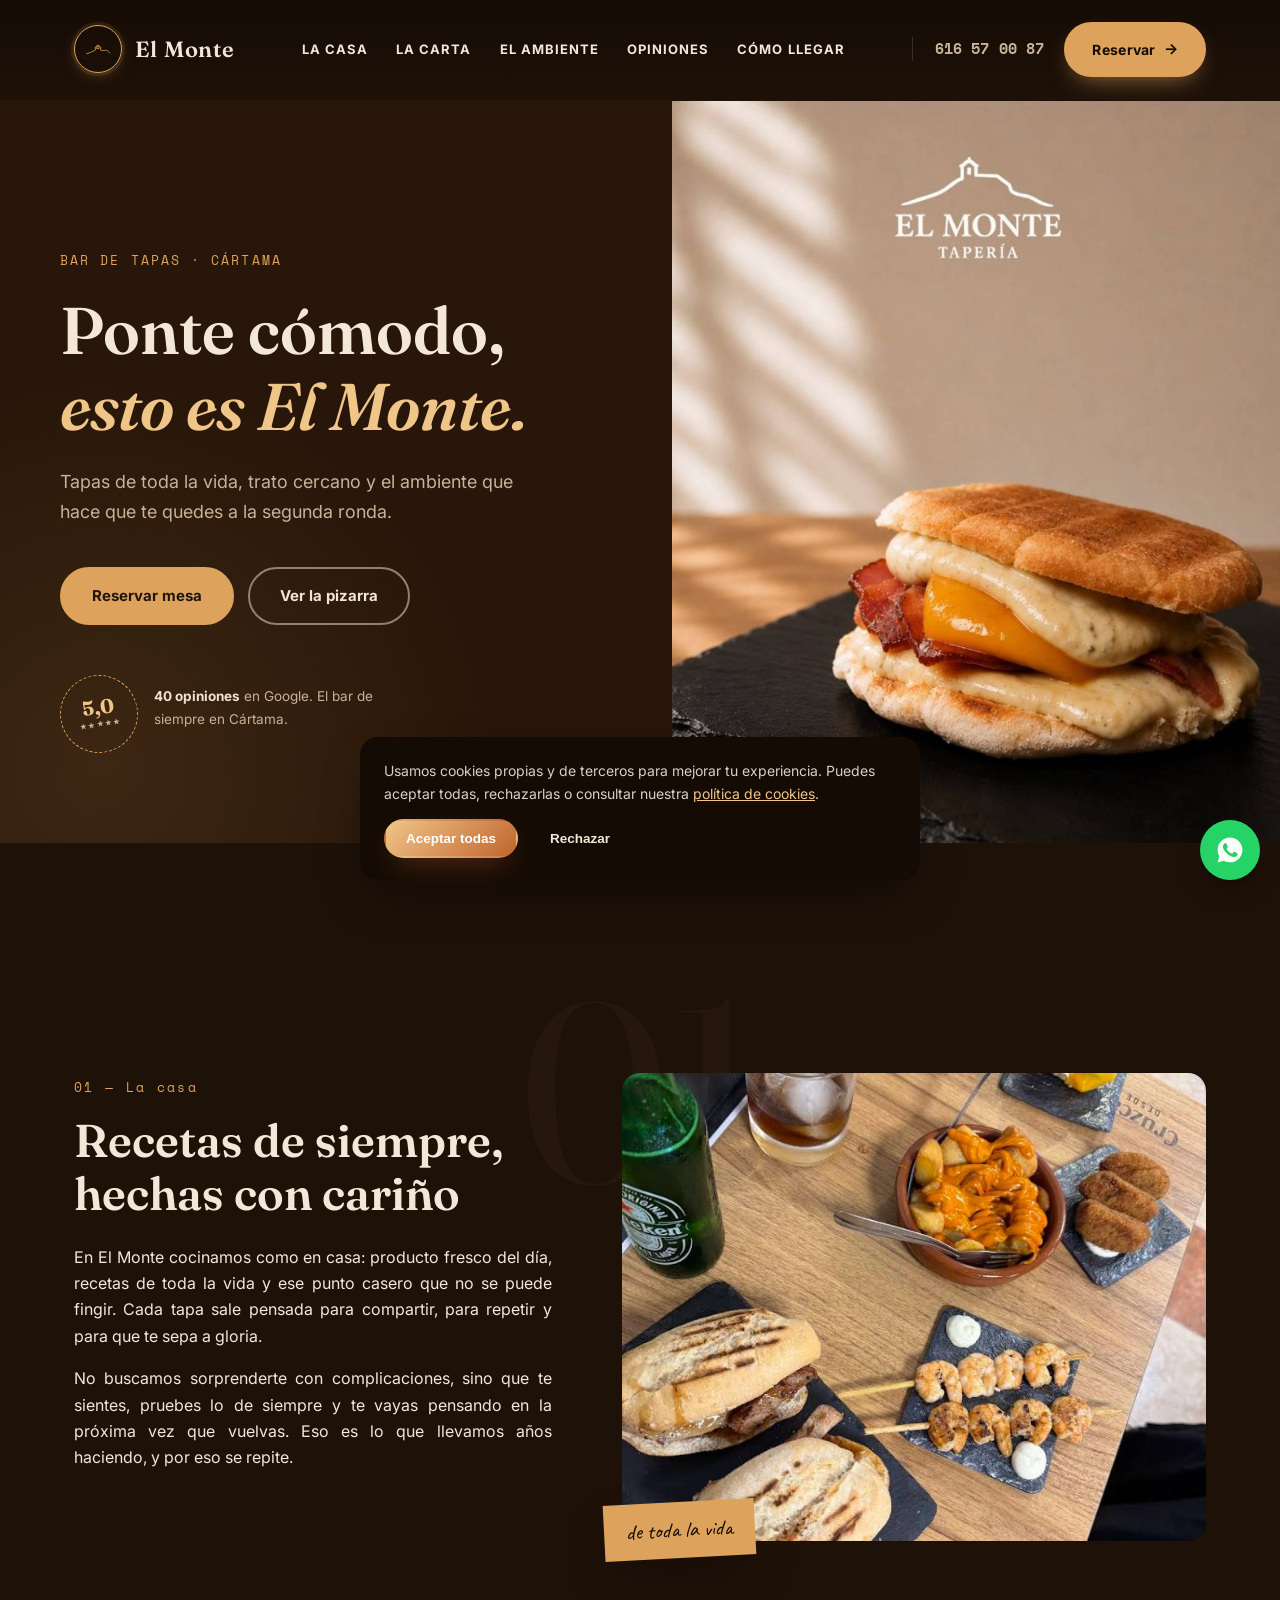
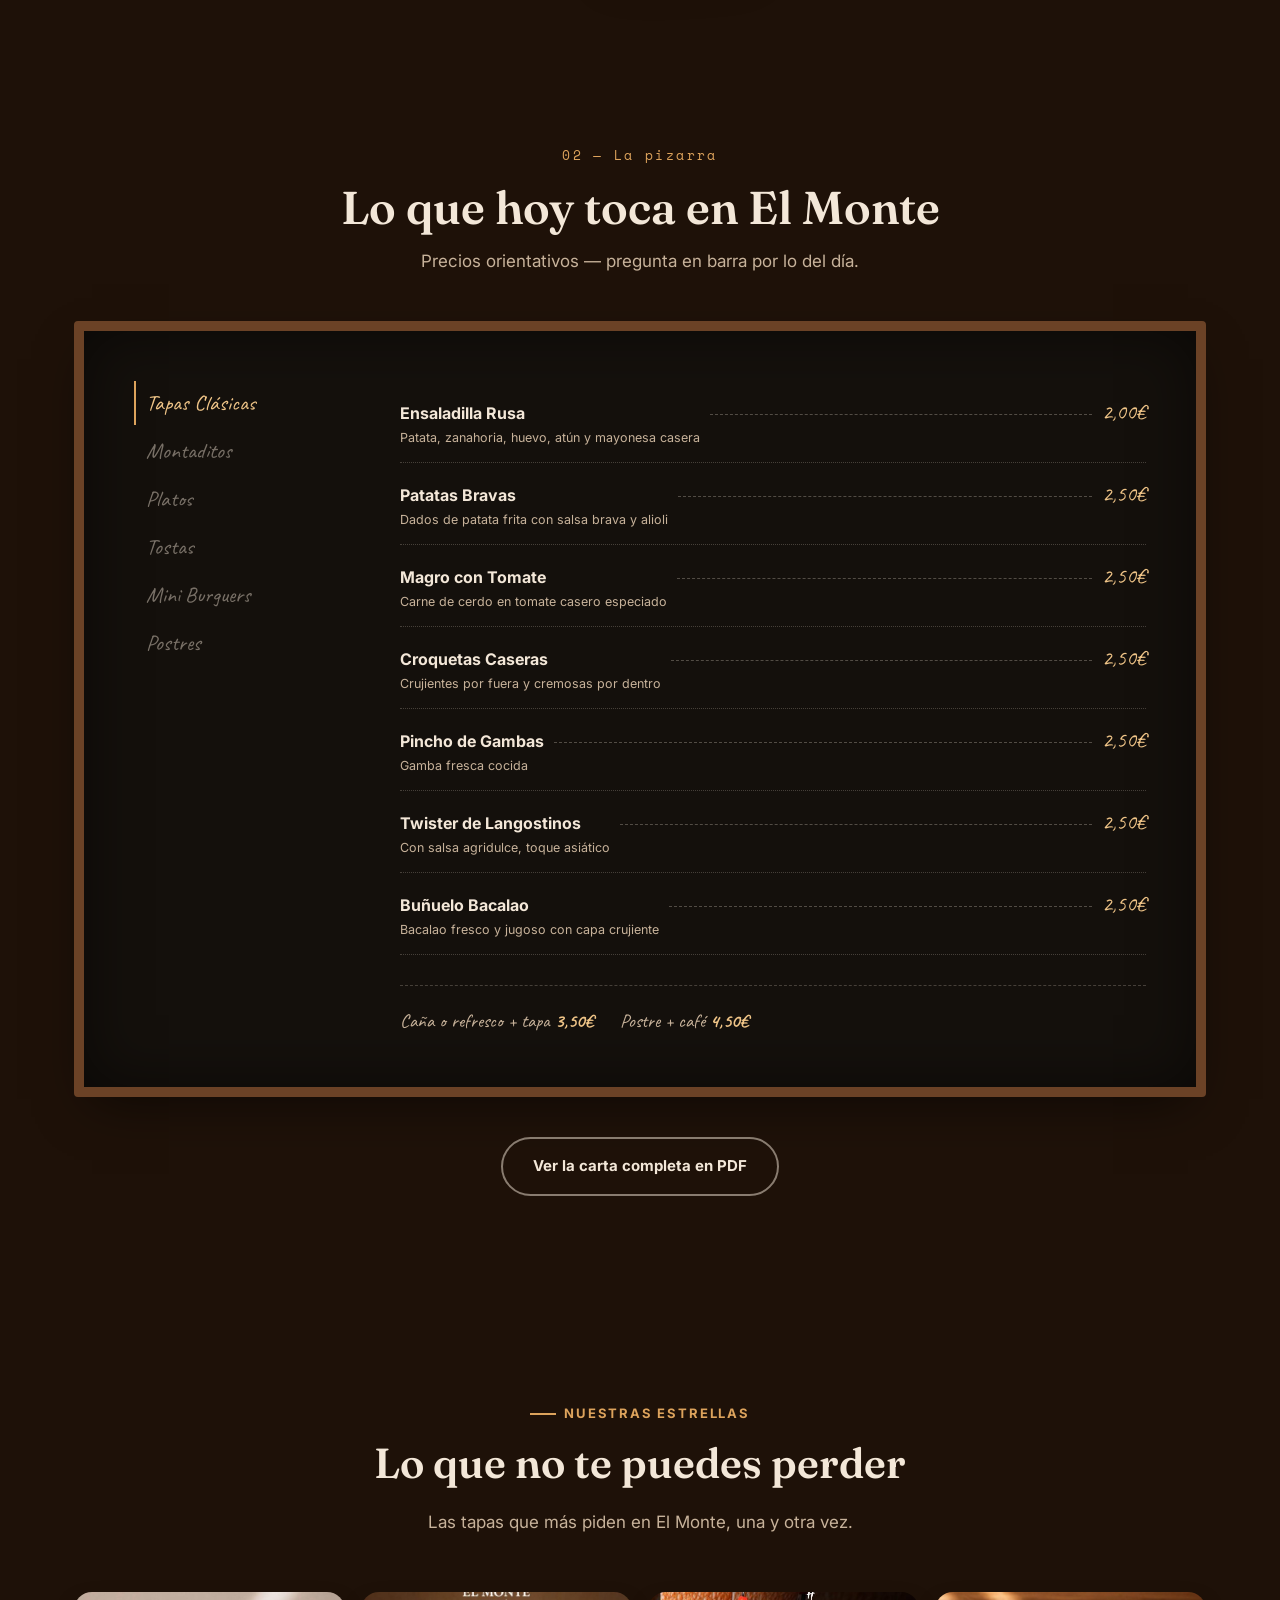
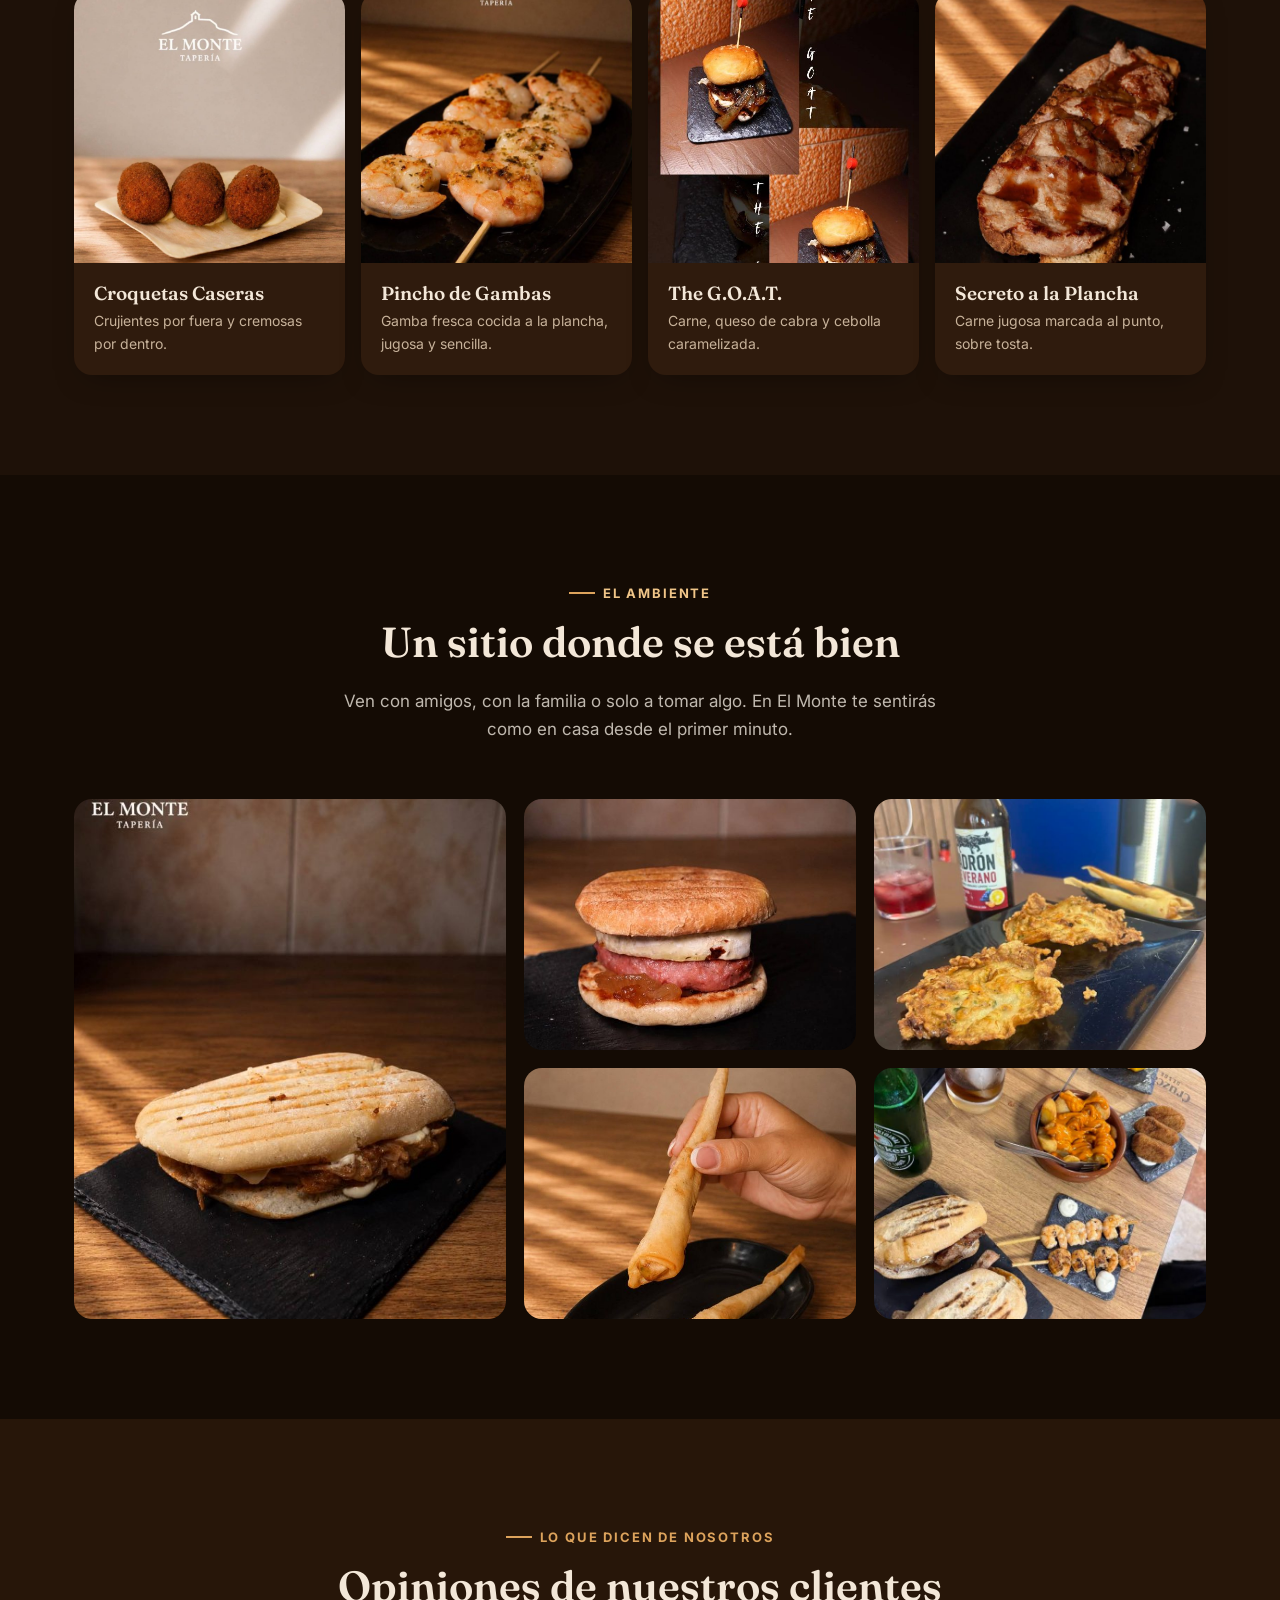
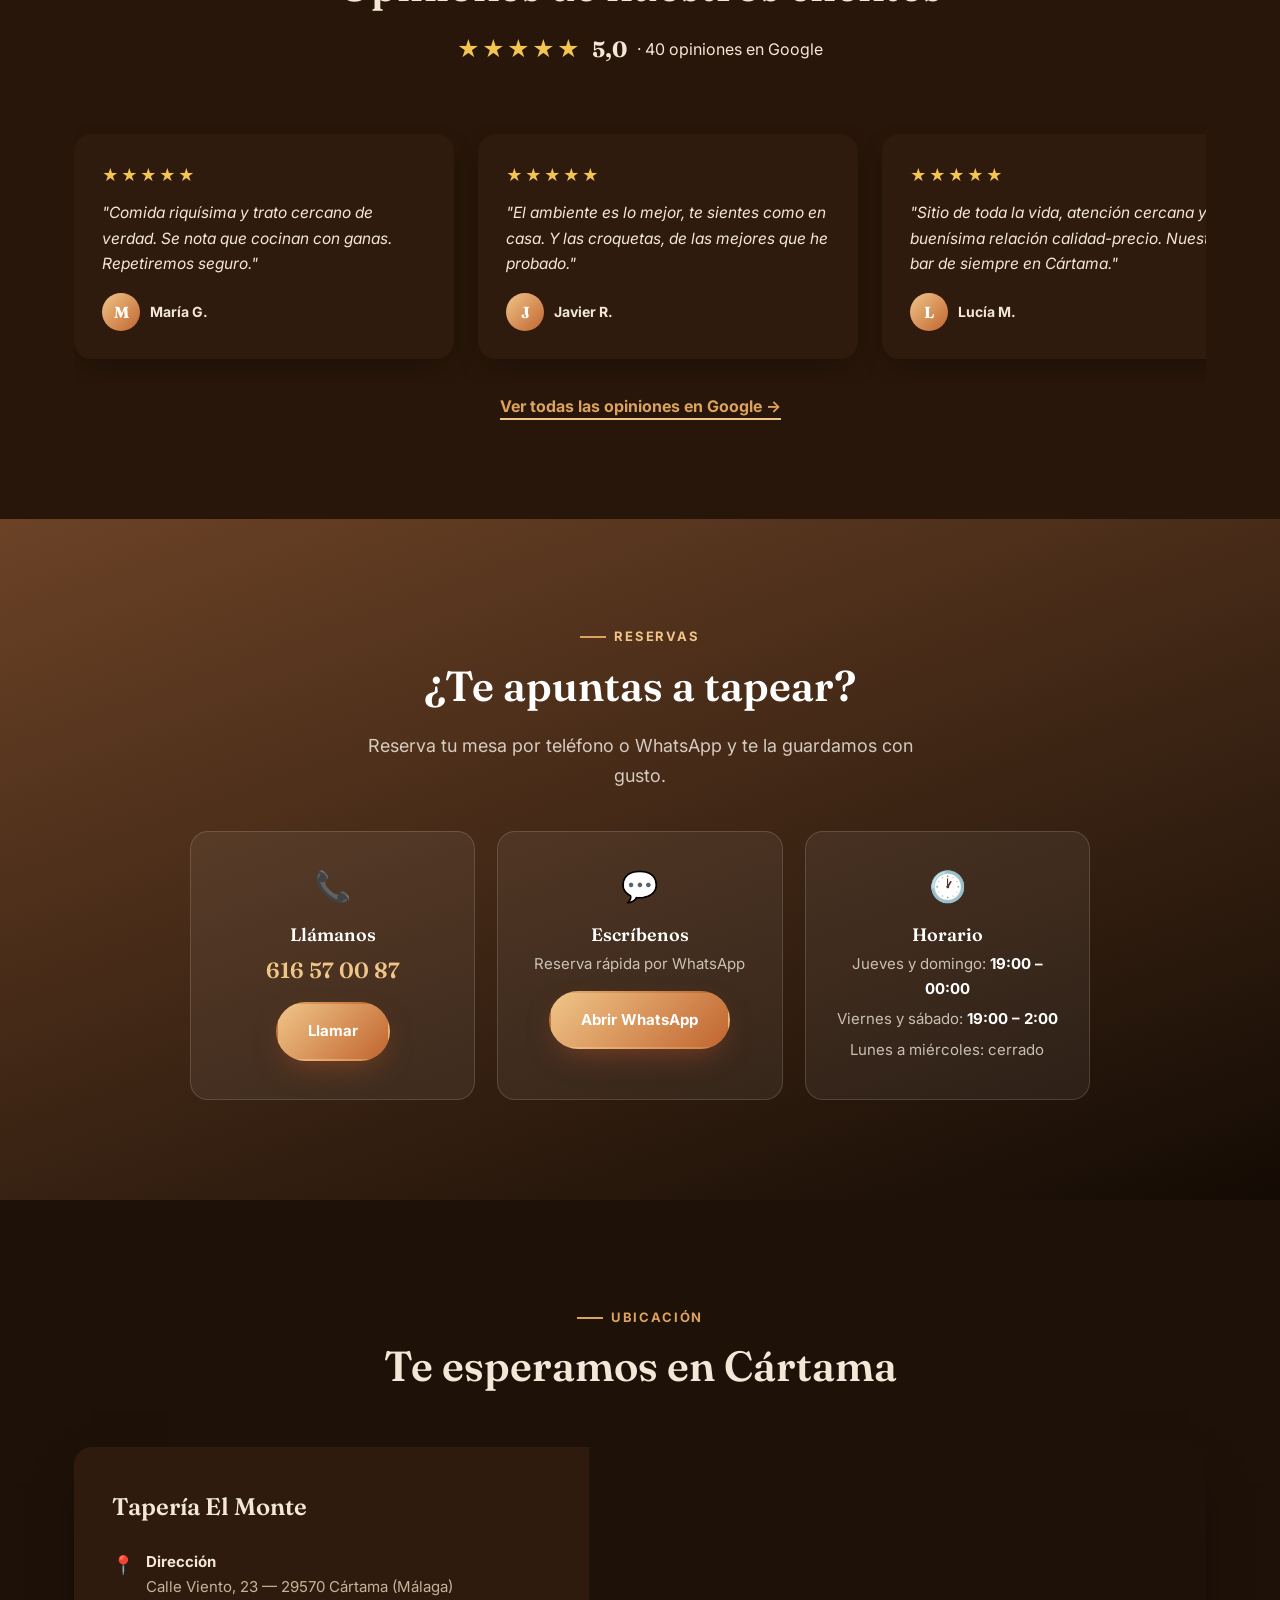
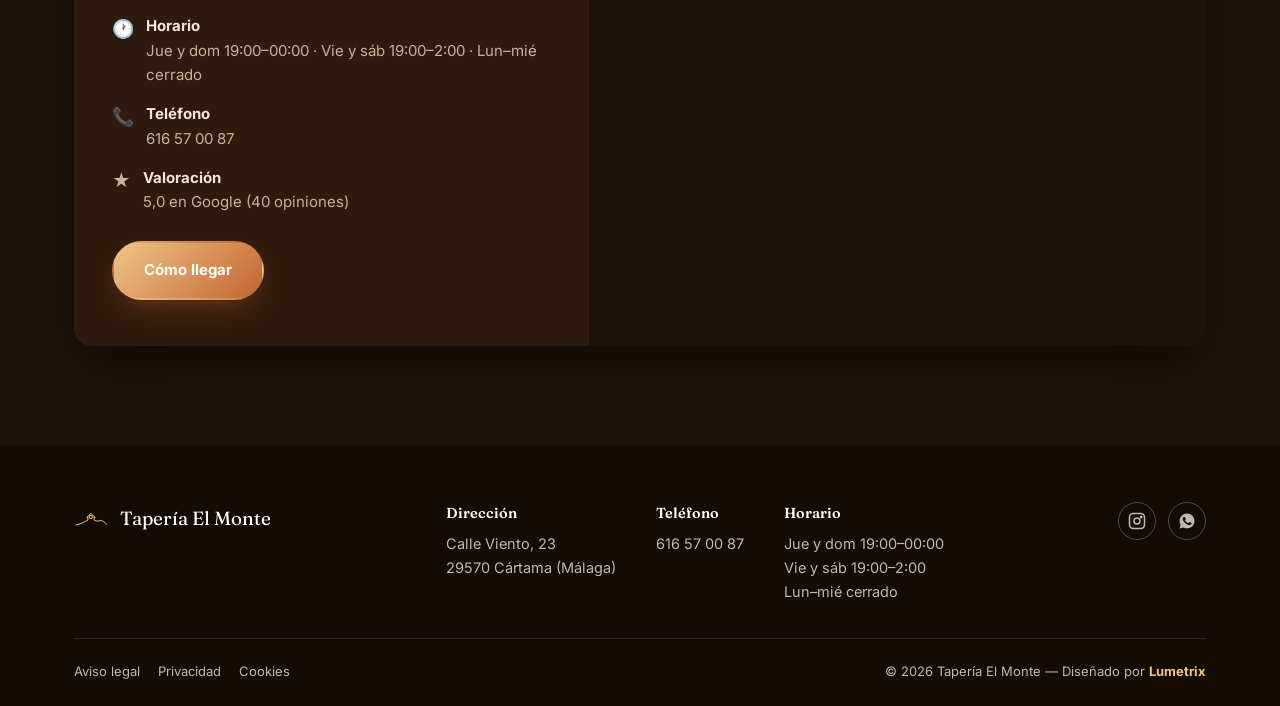
<file: index.html>
<!DOCTYPE html>
<html lang="es">
<head>
<meta charset="UTF-8">
<meta name="viewport" content="width=device-width, initial-scale=1, viewport-fit=cover">
<title>Tapería El Monte — Bar de Tapas en Cártama (Málaga)</title>
<meta name="description" content="Tapería El Monte, tu bar de tapas en Cártama (Málaga). Tapas y raciones caseras, ambiente cercano y familiar. 5,0★ en Google. Calle Viento, 23. Reserva por WhatsApp.">
<meta name="keywords" content="tapas en Cártama, bar de tapas Cártama, dónde tapear en Cártama, tapería Málaga, raciones Cártama">
<link rel="canonical" href="https://tuweb.example/">

<!-- Open Graph -->
<meta property="og:type" content="restaurant.restaurant">
<meta property="og:title" content="Tapería El Monte — Bar de Tapas en Cártama (Málaga)">
<meta property="og:description" content="Ponte cómodo. Buenas tapas y mejor ambiente, en El Monte. 5,0★ en Google (40 opiniones). Calle Viento, 23, Cártama.">
<meta property="og:image" content="img/hero-bocadillo-bacon-queso.jpg">
<meta property="og:locale" content="es_ES">
<meta property="og:url" content="https://tuweb.example/">
<meta name="twitter:card" content="summary_large_image">

<link rel="icon" href="img/favicon.svg" type="image/svg+xml">
<link rel="apple-touch-icon" href="img/favicon.svg">

<link rel="preconnect" href="https://fonts.googleapis.com">
<link rel="preconnect" href="https://fonts.gstatic.com" crossorigin>
<link href="https://fonts.googleapis.com/css2?family=Fraunces:ital,opsz,wght@0,9..144,500;0,9..144,600;1,9..144,500&family=Caveat:wght@600;700&family=Space+Mono:wght@400;700&family=Inter:wght@400;500;600;700;800&display=swap" rel="stylesheet">

<link rel="stylesheet" href="css/style.css">

<script type="application/ld+json">
{
  "@context": "https://schema.org",
  "@type": "BarOrPub",
  "name": "Tapería El Monte",
  "image": "img/hero-bocadillo-bacon-queso.jpg",
  "@id": "https://tuweb.example/",
  "url": "https://tuweb.example/",
  "telephone": "+34616570087",
  "servesCuisine": "Tapas españolas",
  "priceRange": "€€",
  "address": {
    "@type": "PostalAddress",
    "streetAddress": "Calle Viento, 23",
    "addressLocality": "Cártama",
    "postalCode": "29570",
    "addressRegion": "Málaga",
    "addressCountry": "ES"
  },
  "geo": {
    "@type": "GeoCoordinates",
    "latitude": 36.7167,
    "longitude": -4.6167
  },
  "openingHoursSpecification": [
    {
      "@type": "OpeningHoursSpecification",
      "dayOfWeek": ["Thursday","Sunday"],
      "opens": "19:00",
      "closes": "00:00"
    },
    {
      "@type": "OpeningHoursSpecification",
      "dayOfWeek": ["Friday","Saturday"],
      "opens": "19:00",
      "closes": "02:00"
    }
  ],
  "aggregateRating": {
    "@type": "AggregateRating",
    "ratingValue": "5.0",
    "reviewCount": "40"
  }
}
</script>
</head>
<body>

<!-- ============ TOPBAR ============ -->
<header class="topbar">
  <div class="container topbar-row">
    <a href="#inicio" class="topbar-brand">
      <span class="stamp">
        <svg viewBox="0 0 240 130" fill="none" stroke="currentColor" stroke-width="7" stroke-linecap="round" stroke-linejoin="round"><path d="M14 108 Q56 100 98 73 L98 54 L90 54 L120 26 L150 54 L142 54 L142 73 Q160 84 178 78 Q198 72 210 84 Q222 94 232 104"/><rect x="111" y="41" width="18" height="19"/></svg>
      </span>
      <span class="topbar-word">El Monte</span>
    </a>
    <nav class="nav-links">
      <a href="#casa">La casa</a>
      <a href="#carta">La carta</a>
      <a href="#ambiente">El ambiente</a>
      <a href="#opiniones">Opiniones</a>
      <a href="#ubicacion">Cómo llegar</a>
    </nav>
    <div class="topbar-actions">
      <a href="tel:+34616570087" class="phone-mini">616 57 00 87</a>
      <a href="https://wa.me/34616570087?text=Hola%2C%20quiero%20reservar%20mesa%20en%20Tapería%20El%20Monte" target="_blank" rel="noopener" class="btn btn-gold">Reservar</a>
      <button class="menu-btn" aria-label="Abrir menú"><span class="bars"><span></span><span></span><span></span></span></button>
    </div>
  </div>
</header>

<!-- ============ NAV OVERLAY (solo móvil) ============ -->
<div class="nav-overlay">
  <svg class="nav-overlay-watermark" viewBox="0 0 240 130" fill="none" stroke="currentColor" stroke-width="7" stroke-linecap="round" stroke-linejoin="round"><path d="M14 108 Q56 100 98 73 L98 54 L90 54 L120 26 L150 54 L142 54 L142 73 Q160 84 178 78 Q198 72 210 84 Q222 94 232 104"/><rect x="111" y="41" width="18" height="19"/></svg>
  <div class="nav-overlay-top">
    <span class="topbar-word">El Monte</span>
    <button class="nav-close" aria-label="Cerrar menú">✕</button>
  </div>
  <nav class="nav-overlay-links">
    <a href="#casa">La casa</a>
    <a href="#carta">La carta</a>
    <a href="#ambiente">El ambiente</a>
    <a href="#opiniones">Opiniones</a>
    <a href="#ubicacion">Cómo llegar</a>
  </nav>
  <div class="nav-overlay-cta">
    <a href="https://wa.me/34616570087?text=Hola%2C%20quiero%20reservar%20mesa%20en%20Tapería%20El%20Monte" target="_blank" rel="noopener" class="btn btn-gold">Reservar por WhatsApp</a>
    <a href="tel:+34616570087" class="btn btn-line">616 57 00 87</a>
  </div>
</div>

<!-- ============ HERO ============ -->
<section class="hero" id="inicio">
  <div class="hero-text">
    <span class="hero-eyebrow">Bar de tapas · Cártama</span>
    <h1>Ponte cómodo,<br><em>esto es El Monte.</em></h1>
    <p class="hero-sub">Tapas de toda la vida, trato cercano y el ambiente que hace que te quedes a la segunda ronda.</p>
    <div class="hero-cta">
      <a href="https://wa.me/34616570087?text=Hola%2C%20quiero%20reservar%20mesa%20en%20Tapería%20El%20Monte" target="_blank" rel="noopener" class="btn btn-gold">Reservar mesa</a>
      <a href="#carta" class="btn btn-line">Ver la pizarra</a>
    </div>
    <div class="hero-stamp-row">
      <div class="hero-stamp"><strong>5,0</strong><span>★★★★★</span></div>
      <p class="hero-stamp-text"><strong>40 opiniones</strong> en Google. El bar de siempre en Cártama.</p>
    </div>
  </div>
  <div class="hero-media">
    <div class="ph has-photo">
      <img src="img/hero-bocadillo-bacon-queso.jpg" alt="Bocadillo de bacon y queso de Tapería El Monte" loading="eager">
    </div>
  </div>
</section>

<!-- ============ 01 · LA CASA ============ -->
<section id="casa" class="casa">
  <span class="casa-num-bg">01</span>
  <div class="container">
    <div class="casa-grid">
      <div class="casa-text reveal">
        <span class="num-tag">01 — La casa</span>
        <h2 class="sec-title">Recetas de siempre, hechas con cariño</h2>
        <p>En El Monte cocinamos como en casa: producto fresco del día, recetas de toda la vida y ese punto casero que no se puede fingir. Cada tapa sale pensada para compartir, para repetir y para que te sepa a gloria.</p>
        <p>No buscamos sorprenderte con complicaciones, sino que te sientes, pruebes lo de siempre y te vayas pensando en la próxima vez que vuelvas. Eso es lo que llevamos años haciendo, y por eso se repite.</p>
      </div>
      <div class="casa-media reveal">
        <div class="ph has-photo"><img src="img/mesa-tapas-variadas.jpg" alt="Mesa con tapas variadas en Tapería El Monte" loading="lazy"></div>
        <div class="casa-media-tag">de toda la vida</div>
      </div>
    </div>
  </div>
</section>

<!-- ============ 02 · LA PIZARRA (CARTA) ============ -->
<section id="carta">
  <div class="container">
    <div class="reveal" style="text-align:center; margin-bottom:46px;">
      <span class="num-tag">02 — La pizarra</span>
      <h2 class="sec-title" style="margin:0 auto;">Lo que hoy toca en El Monte</h2>
      <p class="sec-lead" style="margin:12px auto 0;">Precios orientativos — pregunta en barra por lo del día.</p>
    </div>

    <div class="pizarra-wrap reveal">
      <div class="board-layout">
        <div class="board-tabs">
          <button class="board-tab active" data-target="b-tapas">Tapas Clásicas</button>
          <button class="board-tab" data-target="b-montaditos">Montaditos</button>
          <button class="board-tab" data-target="b-platos">Platos</button>
          <button class="board-tab" data-target="b-tostas">Tostas</button>
          <button class="board-tab" data-target="b-burguers">Mini Burguers</button>
          <button class="board-tab" data-target="b-postres">Postres</button>
        </div>

        <div>
          <div class="board-panel active" id="b-tapas">
            <div class="board-item"><div><div class="board-item-name">Ensaladilla Rusa</div><span class="board-item-desc">Patata, zanahoria, huevo, atún y mayonesa casera</span></div><div class="board-item-leader"></div><div class="board-item-price">2,00€</div></div>
            <div class="board-item"><div><div class="board-item-name">Patatas Bravas</div><span class="board-item-desc">Dados de patata frita con salsa brava y alioli</span></div><div class="board-item-leader"></div><div class="board-item-price">2,50€</div></div>
            <div class="board-item"><div><div class="board-item-name">Magro con Tomate</div><span class="board-item-desc">Carne de cerdo en tomate casero especiado</span></div><div class="board-item-leader"></div><div class="board-item-price">2,50€</div></div>
            <div class="board-item"><div><div class="board-item-name">Croquetas Caseras</div><span class="board-item-desc">Crujientes por fuera y cremosas por dentro</span></div><div class="board-item-leader"></div><div class="board-item-price">2,50€</div></div>
            <div class="board-item"><div><div class="board-item-name">Pincho de Gambas</div><span class="board-item-desc">Gamba fresca cocida</span></div><div class="board-item-leader"></div><div class="board-item-price">2,50€</div></div>
            <div class="board-item"><div><div class="board-item-name">Twister de Langostinos</div><span class="board-item-desc">Con salsa agridulce, toque asiático</span></div><div class="board-item-leader"></div><div class="board-item-price">2,50€</div></div>
            <div class="board-item"><div><div class="board-item-name">Buñuelo Bacalao</div><span class="board-item-desc">Bacalao fresco y jugoso con capa crujiente</span></div><div class="board-item-leader"></div><div class="board-item-price">2,50€</div></div>
          </div>

          <div class="board-panel" id="b-montaditos">
            <div class="board-item"><div><div class="board-item-name">El Serranito</div><span class="board-item-desc">Cerdo, jamón serrano, pimiento frito y mayonesa</span></div><div class="board-item-leader"></div><div class="board-item-price">2,70€</div></div>
            <div class="board-item"><div><div class="board-item-name">El Pulled Pork</div><span class="board-item-desc">Pulled pork meloso con salsa suave</span></div><div class="board-item-leader"></div><div class="board-item-price">2,70€</div></div>
            <div class="board-item"><div><div class="board-item-name">El Secreto</div><span class="board-item-desc">Secreto ibérico, reducción de PX y sal escamada</span></div><div class="board-item-leader"></div><div class="board-item-price">2,70€</div></div>
            <div class="board-item"><div><div class="board-item-name">El Monte</div><span class="board-item-desc">Lomo a la plancha, queso fundido y mayonesa</span></div><div class="board-item-leader"></div><div class="board-item-price">2,70€</div></div>
            <div class="board-item"><div><div class="board-item-name">El Sendero</div><span class="board-item-desc">Pollo aliñado con salsa cheddar y mayonesa</span></div><div class="board-item-leader"></div><div class="board-item-price">2,70€</div></div>
          </div>

          <div class="board-panel" id="b-platos">
            <div class="board-item"><div><div class="board-item-name">Flamenquín</div><span class="board-item-desc">Relleno tradicional, dorado y crujiente</span></div><div class="board-item-leader"></div><div class="board-item-price">7,00€</div></div>
            <div class="board-item"><div><div class="board-item-name">Secreto a la Plancha</div><span class="board-item-desc">Carne jugosa marcada al punto</span></div><div class="board-item-leader"></div><div class="board-item-price">7,00€</div></div>
          </div>

          <div class="board-panel" id="b-tostas">
            <div class="board-item"><div><div class="board-item-name">Tosta El Monte</div><span class="board-item-desc">Secreto, cebolla caramelizada y reducción de PX</span></div><div class="board-item-leader"></div><div class="board-item-price">7,00€</div></div>
            <div class="board-item"><div><div class="board-item-name">Tosta Campera</div><span class="board-item-desc">Lomo, pimiento, queso y alioli</span></div><div class="board-item-leader"></div><div class="board-item-price">6,00€</div></div>
          </div>

          <div class="board-panel" id="b-burguers">
            <div class="board-item"><div><div class="board-item-name">La Ermita</div><span class="board-item-desc">Carne, rúcula fresca y mayonesa de trufa</span></div><div class="board-item-leader"></div><div class="board-item-price">2,70€</div></div>
            <div class="board-item"><div><div class="board-item-name">The G.O.A.T.</div><span class="board-item-desc">Carne, queso de cabra y cebolla caramelizada</span></div><div class="board-item-leader"></div><div class="board-item-price">2,70€</div></div>
            <div class="board-item"><div><div class="board-item-name">La Crujiente del Monte</div><span class="board-item-desc">Pollo crispy, cheddar, lechuga y mayonesa</span></div><div class="board-item-leader"></div><div class="board-item-price">2,70€</div></div>
            <div class="board-item"><div><div class="board-item-name">El Monte</div><span class="board-item-desc">Carne, bacon y cheddar con salsa burguer</span></div><div class="board-item-leader"></div><div class="board-item-price">2,70€</div></div>
            <div class="board-item"><div><div class="board-item-name">La Salvaje</div><span class="board-item-desc">Carne pulled pork y mayonesa</span></div><div class="board-item-leader"></div><div class="board-item-price">2,70€</div></div>
          </div>

          <div class="board-panel" id="b-postres">
            <div class="board-item"><div><div class="board-item-name">Tarta Lotus</div><span class="board-item-desc">Cremosa y con intenso sabor a galleta</span></div><div class="board-item-leader"></div><div class="board-item-price">3,50€</div></div>
            <div class="board-item"><div><div class="board-item-name">Tarta de Queso</div><span class="board-item-desc">Suave y equilibrada</span></div><div class="board-item-leader"></div><div class="board-item-price">3,50€</div></div>
            <div class="board-item"><div><div class="board-item-name">Tarta Oreo</div><span class="board-item-desc">Chocolate y galleta, combinación irresistible</span></div><div class="board-item-leader"></div><div class="board-item-price">3,50€</div></div>
            <div class="board-item"><div><div class="board-item-name">Tarta de Chocolate</div><span class="board-item-desc">Para los más golosos</span></div><div class="board-item-leader"></div><div class="board-item-price">3,50€</div></div>
          </div>

          <div class="board-note">
            <span>Caña o refresco + tapa <strong>3,50€</strong></span>
            <span>Postre + café <strong>4,50€</strong></span>
          </div>
        </div>
      </div>
    </div>
    <div class="pizarra-cta reveal">
      <a href="carta-taperia-el-monte.pdf" target="_blank" rel="noopener" class="btn btn-line">Ver la carta completa en PDF</a>
    </div>
  </div>
</section>

<!-- ============ ESPECIALIDADES ============ -->
<section id="especialidades">
  <div class="container">
    <div class="section-head reveal">
      <span class="eyebrow">Nuestras estrellas</span>
      <h2>Lo que no te puedes perder</h2>
      <p>Las tapas que más piden en El Monte, una y otra vez.</p>
    </div>
    <div class="spec-grid">
      <div class="spec-card reveal">
        <div class="ph has-photo"><img src="img/croquetas-caseras.jpg" alt="Croquetas caseras de Tapería El Monte" loading="lazy"></div>
        <div class="spec-card-body"><h3>Croquetas Caseras</h3><p>Crujientes por fuera y cremosas por dentro.</p></div>
      </div>
      <div class="spec-card reveal">
        <div class="ph has-photo"><img src="img/pincho-gambas-plancha.jpg" alt="Pincho de gambas a la plancha" loading="lazy"></div>
        <div class="spec-card-body"><h3>Pincho de Gambas</h3><p>Gamba fresca cocida a la plancha, jugosa y sencilla.</p></div>
      </div>
      <div class="spec-card reveal">
        <div class="ph has-photo"><img src="img/burger-the-goat.jpg" alt="Mini burguer The G.O.A.T. con queso de cabra" loading="lazy"></div>
        <div class="spec-card-body"><h3>The G.O.A.T.</h3><p>Carne, queso de cabra y cebolla caramelizada.</p></div>
      </div>
      <div class="spec-card reveal">
        <div class="ph has-photo"><img src="img/tosta-secreto-plancha.jpg" alt="Tosta de secreto ibérico a la plancha" loading="lazy"></div>
        <div class="spec-card-body"><h3>Secreto a la Plancha</h3><p>Carne jugosa marcada al punto, sobre tosta.</p></div>
      </div>
    </div>
  </div>
</section>

<!-- ============ EL AMBIENTE ============ -->
<section id="ambiente" class="ambiente">
  <div class="container">
    <div class="section-head reveal">
      <span class="eyebrow">El ambiente</span>
      <h2>Un sitio donde se está bien</h2>
      <p>Ven con amigos, con la familia o solo a tomar algo. En El Monte te sentirás como en casa desde el primer minuto.</p>
    </div>
    <div class="ambiente-gallery reveal">
      <div class="ph has-photo g1"><img src="img/bocadillo-pulled-pork.jpg" alt="Bocadillo de pulled pork en Tapería El Monte" loading="lazy" style="object-position: center 68%;"></div>
      <div class="ph has-photo"><img src="img/montadito-el-monte.jpg" alt="Montadito de Tapería El Monte" loading="lazy" style="object-position: center 65%;"></div>
      <div class="ph has-photo"><img src="img/bunuelos-bacalao-barra.jpg" alt="Buñuelos de bacalao en la barra de Tapería El Monte" loading="lazy"></div>
      <div class="ph has-photo"><img src="img/twister-langostinos.jpg" alt="Twister de langostinos de Tapería El Monte" loading="lazy"></div>
      <div class="ph has-photo"><img src="img/mesa-tapas-variadas.jpg" alt="Mesa con tapas variadas en Tapería El Monte" loading="lazy"></div>
    </div>
  </div>
</section>

<!-- ============ OPINIONES ============ -->
<section id="opiniones" class="reviews">
  <div class="container">
    <div class="section-head reveal">
      <span class="eyebrow">Lo que dicen de nosotros</span>
      <h2>Opiniones de nuestros clientes</h2>
      <div class="reviews-rating"><span class="stars">★★★★★</span> <strong>5,0</strong> · 40 opiniones en Google</div>
    </div>
    <div class="review-track reveal">
      <div class="review-card">
        <span class="stars">★★★★★</span>
        <p>"Comida riquísima y trato cercano de verdad. Se nota que cocinan con ganas. Repetiremos seguro."</p>
        <div class="review-author"><div class="review-avatar">M</div><span>María G.</span></div>
      </div>
      <div class="review-card">
        <span class="stars">★★★★★</span>
        <p>"El ambiente es lo mejor, te sientes como en casa. Y las croquetas, de las mejores que he probado."</p>
        <div class="review-author"><div class="review-avatar">J</div><span>Javier R.</span></div>
      </div>
      <div class="review-card">
        <span class="stars">★★★★★</span>
        <p>"Sitio de toda la vida, atención cercana y buenísima relación calidad-precio. Nuestro bar de siempre en Cártama."</p>
        <div class="review-author"><div class="review-avatar">L</div><span>Lucía M.</span></div>
      </div>
    </div>
    <div class="reviews-link reveal"><a href="https://www.google.com/maps/place/TAPER%C3%8DA+EL+MONTE/@36.7095174,-4.637387,17z/data=!4m12!1m2!2m1!1sRestaurantes!3m8!1s0xd72ef9c5ceee3b3:0x8636025c5024a3f4!8m2!3d36.7095174!4d-4.6333813!9m1!1b1!15sCgxSZXN0YXVyYW50ZXNaDiIMcmVzdGF1cmFudGVzkgEJdGFwYXNfYmFymgFEQ2k5RFFVbFJRVU52WkVOb2RIbGpSamx2VDJwS01GTXpjRzlVTWpGUFlYcFdkMkl6Wkc1alZtOHpWREE0TlZOR1JSQULgAQD6AQQIGhBF!16s%2Fg%2F11y_jl0460?entry=ttu&g_ep=EgoyMDI2MDgwMi4wIKXMDSoASAFQAw%3D%3D" target="_blank" rel="noopener">Ver todas las opiniones en Google →</a></div>
  </div>
</section>

<!-- ============ RESERVAS Y CONTACTO ============ -->
<section id="reservas" class="contact">
  <div class="container">
    <div class="reveal">
      <span class="eyebrow">Reservas</span>
      <h2>¿Te apuntas a tapear?</h2>
      <p class="lead">Reserva tu mesa por teléfono o WhatsApp y te la guardamos con gusto.</p>
    </div>
    <div class="contact-grid reveal">
      <div class="contact-card">
        <span class="icon">📞</span>
        <h3>Llámanos</h3>
        <a class="big-phone big-phone-desktop-only" href="tel:+34616570087">616 57 00 87</a>
        <a href="tel:+34616570087" class="btn btn-primary" style="margin-top:14px">Llamar</a>
      </div>
      <div class="contact-card">
        <span class="icon">💬</span>
        <h3>Escríbenos</h3>
        <p>Reserva rápida por WhatsApp</p>
        <a href="https://wa.me/34616570087?text=Hola%2C%20quiero%20reservar%20mesa%20en%20Tapería%20El%20Monte" target="_blank" rel="noopener" class="btn btn-primary" style="margin-top:8px">Abrir WhatsApp</a>
      </div>
      <div class="contact-card">
        <span class="icon">🕐</span>
        <h3>Horario</h3>
        <p>Jueves y domingo: <strong style="color:#fff">19:00 – 00:00</strong></p>
        <p>Viernes y sábado: <strong style="color:#fff">19:00 – 2:00</strong></p>
        <p>Lunes a miércoles: cerrado</p>
      </div>
    </div>
  </div>
</section>

<!-- ============ UBICACIÓN ============ -->
<section id="ubicacion">
  <div class="container">
    <div class="section-head reveal">
      <span class="eyebrow">Ubicación</span>
      <h2>Te esperamos en Cártama</h2>
    </div>
    <div class="location-wrap reveal">
      <div class="location-info">
        <h3>Tapería El Monte</h3>
        <ul>
          <li><span class="icon">📍</span><div><b>Dirección</b>Calle Viento, 23 — 29570 Cártama (Málaga)</div></li>
          <li><span class="icon">🕐</span><div><b>Horario</b>Jue y dom 19:00–00:00 · Vie y sáb 19:00–2:00 · Lun–mié cerrado</div></li>
          <li><span class="icon">📞</span><div><b>Teléfono</b>616 57 00 87</div></li>
          <li><span class="icon">★</span><div><b>Valoración</b>5,0 en Google (40 opiniones)</div></li>
        </ul>
        <a href="https://www.google.com/maps/dir/?api=1&destination=Calle+Viento+23+29570+C%C3%A1rtama+M%C3%A1laga" target="_blank" rel="noopener" class="btn btn-primary">Cómo llegar</a>
      </div>
      <div class="map-embed">
        <iframe src="https://www.google.com/maps?q=Calle+Viento+23,+29570+C%C3%A1rtama,+M%C3%A1laga&output=embed" loading="lazy" referrerpolicy="no-referrer-when-downgrade" title="Mapa de ubicación de Tapería El Monte"></iframe>
      </div>
    </div>
  </div>
</section>

<!-- ============ FOOTER ============ -->
<footer class="site-footer">
  <div class="container">
    <div class="footer-top">
      <div class="footer-brand">
        <svg class="brand-mark" viewBox="0 0 240 130" fill="none" stroke="currentColor" stroke-width="7" stroke-linecap="round" stroke-linejoin="round" role="img" aria-label="Tapería El Monte"><path d="M14 108 Q56 100 98 73 L98 54 L90 54 L120 26 L150 54 L142 54 L142 73 Q160 84 178 78 Q198 72 210 84 Q222 94 232 104"/><rect x="111" y="41" width="18" height="19"/></svg>
        <span>Tapería El Monte</span>
      </div>
      <div class="footer-info">
        <div><b>Dirección</b>Calle Viento, 23<br>29570 Cártama (Málaga)</div>
        <div><b>Teléfono</b><a href="tel:+34616570087">616 57 00 87</a></div>
        <div><b>Horario</b>Jue y dom 19:00–00:00<br>Vie y sáb 19:00–2:00<br>Lun–mié cerrado</div>
      </div>
      <div class="footer-social">
        <a href="#" target="_blank" rel="noopener" aria-label="Instagram">
          <svg width="18" height="18" viewBox="0 0 24 24" fill="none" stroke="currentColor" stroke-width="2"><rect x="2" y="2" width="20" height="20" rx="5"/><circle cx="12" cy="12" r="4"/><circle cx="17.5" cy="6.5" r="1"/></svg>
        </a>
        <a href="https://wa.me/34616570087" target="_blank" rel="noopener" aria-label="WhatsApp">
          <svg width="18" height="18" viewBox="0 0 24 24" fill="currentColor"><path d="M12.04 2C6.58 2 2.13 6.45 2.13 11.91c0 1.87.5 3.62 1.4 5.15L2 22l5.09-1.5a9.9 9.9 0 0 0 4.95 1.31c5.46 0 9.91-4.45 9.91-9.91S17.5 2 12.04 2Zm5.8 14.1c-.24.68-1.4 1.3-1.94 1.36-.5.06-1.13.09-1.82-.11-.42-.13-.96-.31-1.65-.6-2.9-1.25-4.79-4.16-4.94-4.35-.14-.19-1.18-1.57-1.18-3 0-1.42.75-2.12 1.02-2.41.27-.29.58-.36.78-.36.2 0 .39 0 .56.01.18.01.42-.07.65.5.24.58.82 2 .89 2.14.07.15.12.32.02.51-.1.19-.15.31-.3.48-.15.17-.31.38-.44.51-.15.15-.3.31-.13.6.17.29.75 1.24 1.62 2.01 1.11.99 2.05 1.3 2.34 1.44.29.15.46.13.63-.08.17-.2.72-.84.92-1.13.19-.29.39-.24.65-.14.27.1 1.7.8 1.99.95.29.15.48.22.55.34.08.13.08.71-.16 1.4Z"/></svg>
        </a>
      </div>
    </div>
    <div class="footer-bottom">
      <div class="footer-legal">
        <a href="legal/aviso-legal.html">Aviso legal</a>
        <a href="legal/privacidad.html">Privacidad</a>
        <a href="legal/cookies.html">Cookies</a>
      </div>
      <div class="footer-credit">© <span id="year"></span> Tapería El Monte — Diseñado por <a href="#" target="_blank" rel="noopener">Lumetrix</a></div>
    </div>
  </div>
</footer>

<!-- WhatsApp flotante -->
<a href="https://wa.me/34616570087?text=Hola%2C%20quiero%20reservar%20mesa%20en%20Tapería%20El%20Monte" target="_blank" rel="noopener" class="wa-float" aria-label="Escríbenos por WhatsApp">
  <svg viewBox="0 0 24 24"><path d="M12.04 2C6.58 2 2.13 6.45 2.13 11.91c0 1.87.5 3.62 1.4 5.15L2 22l5.09-1.5a9.9 9.9 0 0 0 4.95 1.31c5.46 0 9.91-4.45 9.91-9.91S17.5 2 12.04 2Zm5.8 14.1c-.24.68-1.4 1.3-1.94 1.36-.5.06-1.13.09-1.82-.11-.42-.13-.96-.31-1.65-.6-2.9-1.25-4.79-4.16-4.94-4.35-.14-.19-1.18-1.57-1.18-3 0-1.42.75-2.12 1.02-2.41.27-.29.58-.36.78-.36.2 0 .39 0 .56.01.18.01.42-.07.65.5.24.58.82 2 .89 2.14.07.15.12.32.02.51-.1.19-.15.31-.3.48-.15.17-.31.38-.44.51-.15.15-.3.31-.13.6.17.29.75 1.24 1.62 2.01 1.11.99 2.05 1.3 2.34 1.44.29.15.46.13.63-.08.17-.2.72-.84.92-1.13.19-.29.39-.24.65-.14.27.1 1.7.8 1.99.95.29.15.48.22.55.34.08.13.08.71-.16 1.4Z"/></svg>
</a>

<!-- Banner de cookies -->
<div class="cookie-banner">
  <p>Usamos cookies propias y de terceros para mejorar tu experiencia. Puedes aceptar todas, rechazarlas o consultar nuestra <a href="legal/cookies.html">política de cookies</a>.</p>
  <div class="cookie-actions">
    <button class="btn btn-primary" data-cookie="accepted">Aceptar todas</button>
    <button class="btn btn-dark" data-cookie="rejected">Rechazar</button>
  </div>
</div>

<script src="js/main.js"></script>
</body>
</html>
</file>
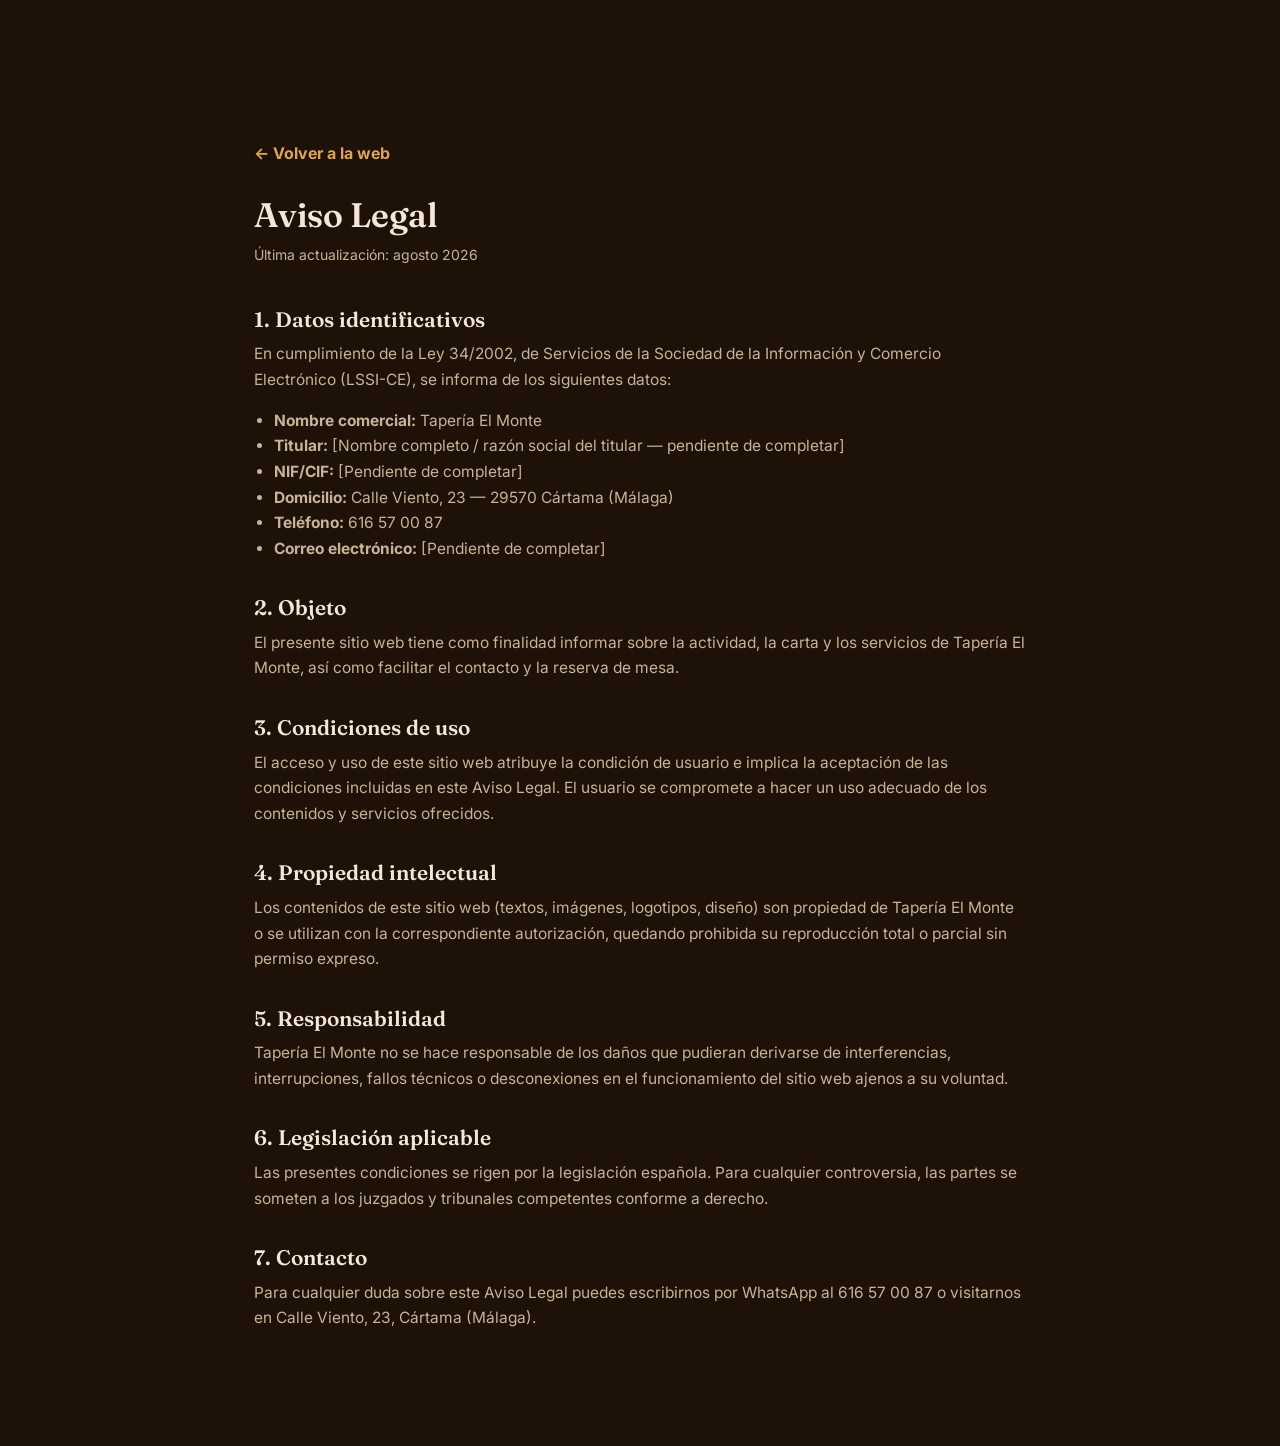
<file: legal/aviso-legal.html>
<!DOCTYPE html>
<html lang="es">
<head>
<meta charset="UTF-8">
<meta name="viewport" content="width=device-width, initial-scale=1">
<title>Aviso Legal — Tapería El Monte</title>
<meta name="robots" content="noindex">
<link rel="icon" href="../img/favicon.svg" type="image/svg+xml">
<link rel="preconnect" href="https://fonts.googleapis.com">
<link href="https://fonts.googleapis.com/css2?family=Fraunces:ital,opsz,wght@0,9..144,500;0,9..144,600;1,9..144,500&family=Inter:wght@400;500;600;700;800&display=swap" rel="stylesheet">
<link rel="stylesheet" href="../css/style.css">
</head>
<body>
<main class="legal-page">
  <div class="container">
    <a href="../index.html" class="back-link">← Volver a la web</a>
    <h1>Aviso Legal</h1>
    <p class="updated">Última actualización: agosto 2026</p>

    <h2>1. Datos identificativos</h2>
    <p>En cumplimiento de la Ley 34/2002, de Servicios de la Sociedad de la Información y Comercio Electrónico (LSSI-CE), se informa de los siguientes datos:</p>
    <ul>
      <li><strong>Nombre comercial:</strong> Tapería El Monte</li>
      <li><strong>Titular:</strong> [Nombre completo / razón social del titular — pendiente de completar]</li>
      <li><strong>NIF/CIF:</strong> [Pendiente de completar]</li>
      <li><strong>Domicilio:</strong> Calle Viento, 23 — 29570 Cártama (Málaga)</li>
      <li><strong>Teléfono:</strong> 616 57 00 87</li>
      <li><strong>Correo electrónico:</strong> [Pendiente de completar]</li>
    </ul>

    <h2>2. Objeto</h2>
    <p>El presente sitio web tiene como finalidad informar sobre la actividad, la carta y los servicios de Tapería El Monte, así como facilitar el contacto y la reserva de mesa.</p>

    <h2>3. Condiciones de uso</h2>
    <p>El acceso y uso de este sitio web atribuye la condición de usuario e implica la aceptación de las condiciones incluidas en este Aviso Legal. El usuario se compromete a hacer un uso adecuado de los contenidos y servicios ofrecidos.</p>

    <h2>4. Propiedad intelectual</h2>
    <p>Los contenidos de este sitio web (textos, imágenes, logotipos, diseño) son propiedad de Tapería El Monte o se utilizan con la correspondiente autorización, quedando prohibida su reproducción total o parcial sin permiso expreso.</p>

    <h2>5. Responsabilidad</h2>
    <p>Tapería El Monte no se hace responsable de los daños que pudieran derivarse de interferencias, interrupciones, fallos técnicos o desconexiones en el funcionamiento del sitio web ajenos a su voluntad.</p>

    <h2>6. Legislación aplicable</h2>
    <p>Las presentes condiciones se rigen por la legislación española. Para cualquier controversia, las partes se someten a los juzgados y tribunales competentes conforme a derecho.</p>

    <h2>7. Contacto</h2>
    <p>Para cualquier duda sobre este Aviso Legal puedes escribirnos por WhatsApp al 616 57 00 87 o visitarnos en Calle Viento, 23, Cártama (Málaga).</p>
  </div>
</main>
</body>
</html>
</file>
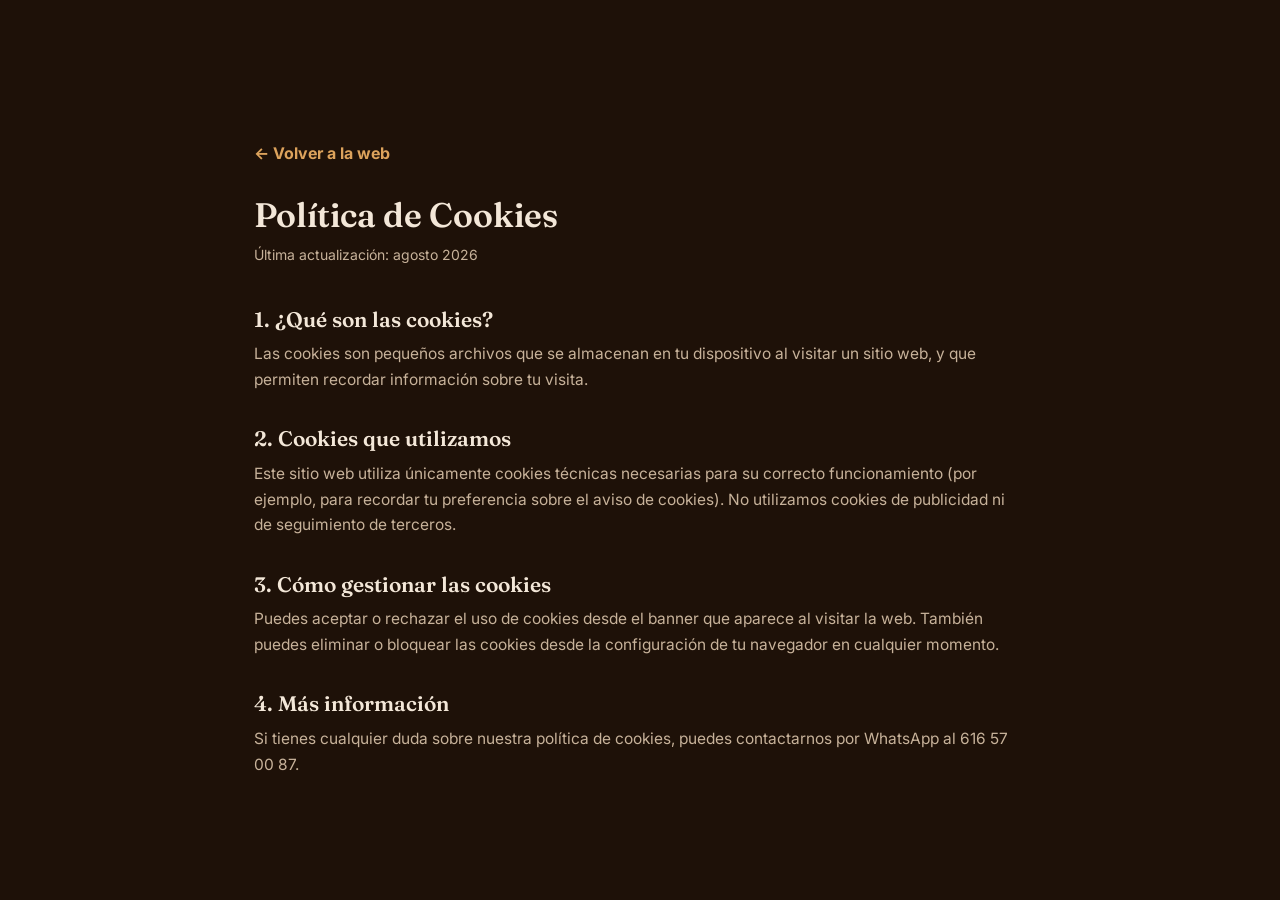
<file: legal/cookies.html>
<!DOCTYPE html>
<html lang="es">
<head>
<meta charset="UTF-8">
<meta name="viewport" content="width=device-width, initial-scale=1">
<title>Política de Cookies — Tapería El Monte</title>
<meta name="robots" content="noindex">
<link rel="icon" href="../img/favicon.svg" type="image/svg+xml">
<link rel="preconnect" href="https://fonts.googleapis.com">
<link href="https://fonts.googleapis.com/css2?family=Fraunces:ital,opsz,wght@0,9..144,500;0,9..144,600;1,9..144,500&family=Inter:wght@400;500;600;700;800&display=swap" rel="stylesheet">
<link rel="stylesheet" href="../css/style.css">
</head>
<body>
<main class="legal-page">
  <div class="container">
    <a href="../index.html" class="back-link">← Volver a la web</a>
    <h1>Política de Cookies</h1>
    <p class="updated">Última actualización: agosto 2026</p>

    <h2>1. ¿Qué son las cookies?</h2>
    <p>Las cookies son pequeños archivos que se almacenan en tu dispositivo al visitar un sitio web, y que permiten recordar información sobre tu visita.</p>

    <h2>2. Cookies que utilizamos</h2>
    <p>Este sitio web utiliza únicamente cookies técnicas necesarias para su correcto funcionamiento (por ejemplo, para recordar tu preferencia sobre el aviso de cookies). No utilizamos cookies de publicidad ni de seguimiento de terceros.</p>

    <h2>3. Cómo gestionar las cookies</h2>
    <p>Puedes aceptar o rechazar el uso de cookies desde el banner que aparece al visitar la web. También puedes eliminar o bloquear las cookies desde la configuración de tu navegador en cualquier momento.</p>

    <h2>4. Más información</h2>
    <p>Si tienes cualquier duda sobre nuestra política de cookies, puedes contactarnos por WhatsApp al 616 57 00 87.</p>
  </div>
</main>
</body>
</html>
</file>
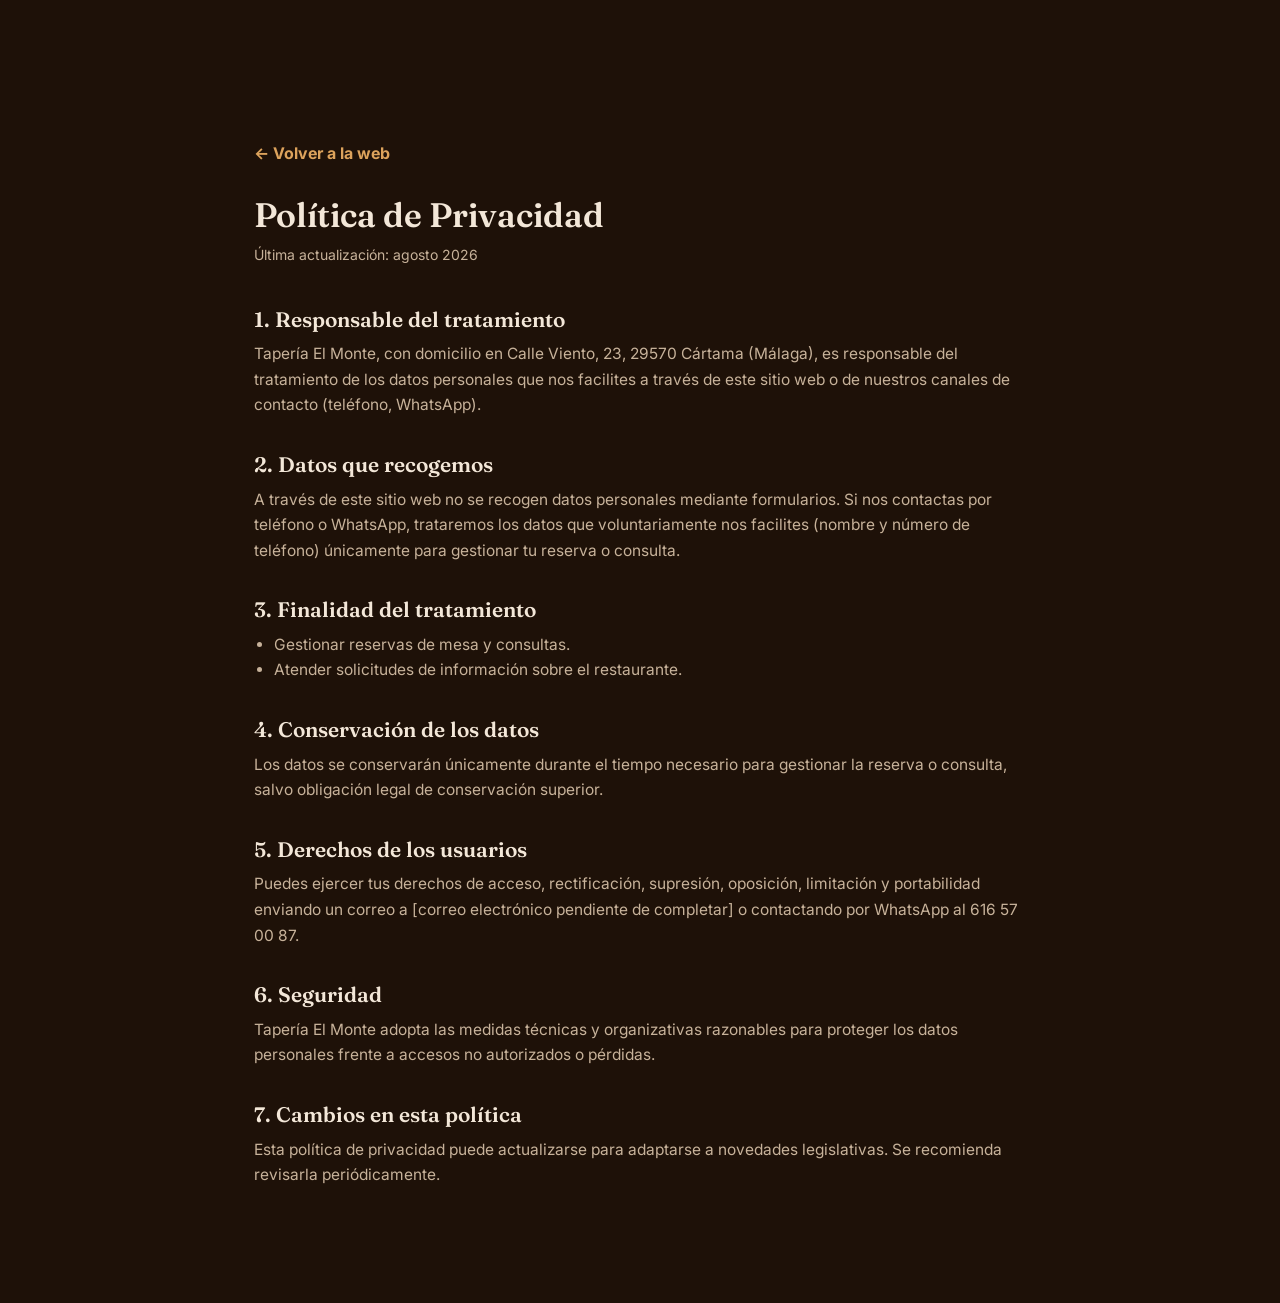
<file: legal/privacidad.html>
<!DOCTYPE html>
<html lang="es">
<head>
<meta charset="UTF-8">
<meta name="viewport" content="width=device-width, initial-scale=1">
<title>Política de Privacidad — Tapería El Monte</title>
<meta name="robots" content="noindex">
<link rel="icon" href="../img/favicon.svg" type="image/svg+xml">
<link rel="preconnect" href="https://fonts.googleapis.com">
<link href="https://fonts.googleapis.com/css2?family=Fraunces:ital,opsz,wght@0,9..144,500;0,9..144,600;1,9..144,500&family=Inter:wght@400;500;600;700;800&display=swap" rel="stylesheet">
<link rel="stylesheet" href="../css/style.css">
</head>
<body>
<main class="legal-page">
  <div class="container">
    <a href="../index.html" class="back-link">← Volver a la web</a>
    <h1>Política de Privacidad</h1>
    <p class="updated">Última actualización: agosto 2026</p>

    <h2>1. Responsable del tratamiento</h2>
    <p>Tapería El Monte, con domicilio en Calle Viento, 23, 29570 Cártama (Málaga), es responsable del tratamiento de los datos personales que nos facilites a través de este sitio web o de nuestros canales de contacto (teléfono, WhatsApp).</p>

    <h2>2. Datos que recogemos</h2>
    <p>A través de este sitio web no se recogen datos personales mediante formularios. Si nos contactas por teléfono o WhatsApp, trataremos los datos que voluntariamente nos facilites (nombre y número de teléfono) únicamente para gestionar tu reserva o consulta.</p>

    <h2>3. Finalidad del tratamiento</h2>
    <ul>
      <li>Gestionar reservas de mesa y consultas.</li>
      <li>Atender solicitudes de información sobre el restaurante.</li>
    </ul>

    <h2>4. Conservación de los datos</h2>
    <p>Los datos se conservarán únicamente durante el tiempo necesario para gestionar la reserva o consulta, salvo obligación legal de conservación superior.</p>

    <h2>5. Derechos de los usuarios</h2>
    <p>Puedes ejercer tus derechos de acceso, rectificación, supresión, oposición, limitación y portabilidad enviando un correo a [correo electrónico pendiente de completar] o contactando por WhatsApp al 616 57 00 87.</p>

    <h2>6. Seguridad</h2>
    <p>Tapería El Monte adopta las medidas técnicas y organizativas razonables para proteger los datos personales frente a accesos no autorizados o pérdidas.</p>

    <h2>7. Cambios en esta política</h2>
    <p>Esta política de privacidad puede actualizarse para adaptarse a novedades legislativas. Se recomienda revisarla periódicamente.</p>
  </div>
</main>
</body>
</html>
</file>
<file: css/style.css>
/* ============================================
   Tapería El Monte — estilos
   ============================================ */

:root {
  --cream: #1E1108;
  --cream-soft: #271609;
  --paper: #2F1B0D;
  --wood: #6B4226;
  --wood-dark: #140B04;
  --wood-light: #8B5A3C;
  --amber: #DDA35C;
  --amber-light: #F0C588;
  --teja: #C1652F;
  --text: #F3E7D8;
  --text-soft: #C7B29A;
  --line: rgba(243, 231, 216, 0.14);
  --shadow: 0 20px 50px -18px rgba(0, 0, 0, 0.6);
  --shadow-soft: 0 10px 30px -14px rgba(0, 0, 0, 0.5);
  --radius: 18px;
  --radius-sm: 10px;
  --board: #14100C;
  --board-line: rgba(243, 231, 216, .22);
  --ff-serif: "Fraunces", Georgia, serif;
  --ff-sans: "Inter", -apple-system, BlinkMacSystemFont, "Segoe UI", sans-serif;
  --ff-chalk: "Caveat", cursive;
  --ff-mono: "Space Mono", "Courier New", monospace;
}

* { box-sizing: border-box; }
html { scroll-behavior: smooth; }

body {
  margin: 0;
  font-family: var(--ff-sans);
  color: var(--text);
  background: var(--cream);
  line-height: 1.65;
  -webkit-font-smoothing: antialiased;
  overflow-x: hidden;
}

img { max-width: 100%; display: block; }
a { color: inherit; text-decoration: none; }
ul { margin: 0; padding: 0; list-style: none; }
h1, h2, h3, h4 {
  font-family: var(--ff-serif);
  font-weight: 600;
  color: var(--text);
  margin: 0 0 .5em;
  line-height: 1.15;
}
p { margin: 0 0 1em; }
.container {
  width: 100%;
  max-width: 1180px;
  margin: 0 auto;
  padding: 0 24px;
}
section { position: relative; padding: 100px 0; }
@media (max-width: 768px) {
  section { padding: 64px 0; }
}

.eyebrow {
  display: inline-flex;
  align-items: center;
  gap: 8px;
  font-family: var(--ff-sans);
  font-weight: 700;
  font-size: 13px;
  letter-spacing: .14em;
  text-transform: uppercase;
  color: var(--amber);
  margin-bottom: 14px;
}
.eyebrow::before {
  content: "";
  width: 26px;
  height: 2px;
  background: var(--amber);
  display: inline-block;
}
.section-head { max-width: 640px; margin: 0 auto 56px; text-align: center; }
.section-head h2 { font-size: clamp(28px, 4vw, 42px); }
.section-head p { color: var(--text-soft); font-size: 17px; }

/* Botones */
.btn {
  display: inline-flex;
  align-items: center;
  justify-content: center;
  gap: 10px;
  padding: 15px 30px;
  border-radius: 100px;
  font-weight: 700;
  font-size: 15px;
  border: 2px solid transparent;
  cursor: pointer;
  transition: transform .25s ease, box-shadow .25s ease, background .25s ease, color .25s ease;
  white-space: nowrap;
}
.btn-primary {
  background: linear-gradient(135deg, var(--amber-light), var(--teja));
  color: #fff;
  box-shadow: 0 12px 30px -10px rgba(181, 84, 44, .55);
}
.btn-primary:hover { transform: translateY(-2px); box-shadow: 0 16px 34px -8px rgba(181, 84, 44, .65); }
.btn-outline {
  background: rgba(255,255,255,.08);
  border-color: rgba(255,255,255,.7);
  color: #fff;
  backdrop-filter: blur(4px);
}
.btn-outline:hover { background: #fff; color: var(--wood-dark); }
.btn-dark {
  background: var(--wood-dark);
  color: var(--text);
}
.btn-dark:hover { background: var(--wood); transform: translateY(-2px); }
.btn-gold { background: var(--amber); color: var(--wood-dark); border-color: var(--amber); }
.btn-gold:hover { background: var(--amber-light); border-color: var(--amber-light); transform: translateY(-2px); }
.btn-line { background: transparent; border-color: rgba(243,231,216,.5); color: var(--text); }
.btn-line:hover { border-color: var(--text); background: rgba(243,231,216,.08); }

/* ============ TOPBAR ============ */
.topbar {
  position: fixed; top: 0; left: 0; right: 0; z-index: 600;
  padding: 22px 0;
  transition: background .35s ease, padding .35s ease, box-shadow .35s ease;
}
.topbar::before {
  content: "";
  position: absolute; inset: 0; z-index: -1;
  background: linear-gradient(180deg, rgba(15,9,4,.55) 0%, rgba(15,9,4,0) 100%);
  opacity: 1; transition: opacity .35s ease;
}
.topbar.scrolled { background: rgba(20,11,4,.94); backdrop-filter: blur(10px); padding: 14px 0; box-shadow: 0 4px 30px rgba(0,0,0,.5); border-bottom: 1px solid rgba(221,163,92,.15); }
.topbar.scrolled::before { opacity: 0; }
.topbar-row { display: flex; align-items: center; justify-content: space-between; }
.topbar-brand { display: flex; align-items: center; gap: 13px; }
.stamp {
  width: 48px; height: 48px; border-radius: 50%;
  border: 1.5px solid var(--amber);
  display: flex; align-items: center; justify-content: center;
  color: var(--amber);
  flex-shrink: 0;
  box-shadow: 0 0 0 3px rgba(221,163,92,.1), 0 4px 16px -4px rgba(221,163,92,.4);
  transition: transform .35s ease, box-shadow .35s ease;
}
.topbar-brand:hover .stamp { transform: rotate(-6deg) scale(1.06); box-shadow: 0 0 0 5px rgba(221,163,92,.16), 0 6px 20px -4px rgba(221,163,92,.55); }
.stamp svg { width: 26px; height: 26px; }
.topbar-word { font-family: var(--ff-serif); letter-spacing: .04em; font-size: 22px; font-weight: 600; color: var(--text); white-space: nowrap; }

.nav-links { display: flex; gap: 26px; align-items: center; flex-wrap: nowrap; }
.nav-links a {
  font-family: var(--ff-sans);
  font-weight: 700; font-size: 13px; letter-spacing: .08em; text-transform: uppercase; color: var(--text);
  position: relative; padding: 8px 1px;
  white-space: nowrap; flex-shrink: 0;
  transition: color .25s ease;
}
.nav-links a::after {
  content: ""; position: absolute; left: 50%; bottom: 0;
  width: 0; height: 2px; background: var(--amber);
  transform: translateX(-50%);
  transition: width .28s ease;
}
.nav-links a:hover { color: var(--amber-light); }
.nav-links a:hover::after { width: 100%; }

.topbar-actions { display: flex; align-items: center; gap: 20px; flex-wrap: nowrap; }
.topbar-actions::before {
  content: "";
  width: 1px; height: 24px;
  background: var(--line);
  margin-right: 2px;
  flex-shrink: 0;
}
.topbar-actions .phone-mini { font-family: var(--ff-mono); font-size: 14.5px; font-weight: 700; color: var(--text-soft); letter-spacing: .01em; white-space: nowrap; transition: color .25s ease; }
.topbar-actions .phone-mini:hover { color: var(--amber-light); }
.topbar-actions .btn-gold {
  padding: 13px 26px; font-size: 14px; letter-spacing: .02em;
  white-space: nowrap;
  box-shadow: 0 10px 24px -10px rgba(221,163,92,.7);
  display: inline-flex; align-items: center; gap: 8px;
}
.topbar-actions .btn-gold::after { content: "→"; font-size: 15px; transition: transform .25s ease; }
.topbar-actions .btn-gold:hover::after { transform: translateX(3px); }
.menu-btn {
  display: none;
  width: 50px; height: 50px;
  background: transparent; border: 1px solid var(--line); color: var(--text);
  cursor: pointer;
  align-items: center; justify-content: center;
}
.menu-btn:hover { border-color: var(--amber); color: var(--amber); }
.menu-btn .bars { display: flex; flex-direction: column; gap: 4px; }
.menu-btn .bars span { width: 18px; height: 2px; background: currentColor; }

@media (max-width: 920px) {
  .nav-links { display: none; }
  .topbar-actions .phone-mini { display: none; }
  .topbar-actions .btn-gold { display: none; }
  .topbar-actions::before { display: none; }
  .menu-btn { display: flex; }
}

/* ============ NAV OVERLAY ============ */
.nav-overlay {
  position: fixed; inset: 0; z-index: 700;
  background: var(--wood-dark);
  display: flex; flex-direction: column;
  opacity: 0; visibility: hidden; transform: translateY(-2%);
  transition: opacity .45s ease, visibility .45s ease, transform .45s ease;
}
body.nav-open .nav-overlay { opacity: 1; visibility: visible; transform: translateY(0); }
.nav-overlay-watermark {
  position: absolute; right: -10%; bottom: -15%;
  width: 60vw; max-width: 640px;
  color: rgba(243,231,216,.05);
  pointer-events: none;
}
.nav-overlay-top { display: flex; justify-content: space-between; align-items: center; padding: 20px 28px; }
.nav-close {
  background: none; border: 1px solid var(--line); color: var(--text);
  width: 44px; height: 44px; cursor: pointer; font-size: 20px;
}
.nav-overlay-links {
  flex: 1; display: flex; flex-direction: column; justify-content: center;
  padding: 0 28px; gap: 6px; position: relative; z-index: 2;
}
.nav-overlay-links a {
  font-family: var(--ff-serif);
  font-size: clamp(30px, 6vw, 56px);
  color: var(--text);
  padding: 10px 0;
  border-bottom: 1px solid var(--line);
  display: flex; align-items: baseline; gap: 18px;
  transition: color .25s ease, padding-left .25s ease;
}
.nav-overlay-links a span.i { font-family: var(--ff-mono); font-size: 14px; color: var(--amber); }
.nav-overlay-links a:hover { color: var(--amber-light); padding-left: 12px; }
.nav-overlay-cta { padding: 28px; display: flex; gap: 14px; flex-wrap: wrap; position: relative; z-index: 2; }

/* ============ HERO (editorial partido) ============ */
.hero {
  display: grid; grid-template-columns: 1.05fr .95fr;
  min-height: 100svh;
}
@media (max-width: 880px) { .hero { grid-template-columns: 1fr; min-height: auto; } }
.hero-text {
  background: var(--cream-soft);
  display: flex; flex-direction: column; justify-content: center;
  padding: 150px 60px 90px;
  position: relative; overflow: hidden;
}
@media (max-width: 880px) { .hero-text { padding: 130px 24px 60px; } }
.hero-text::before {
  content: "";
  position: absolute; inset: 0;
  background-image: radial-gradient(circle at 15% 90%, rgba(221,163,92,.12), transparent 45%);
  pointer-events: none;
}
.hero-eyebrow { font-family: var(--ff-mono); font-size: 13px; letter-spacing: .16em; color: var(--amber); margin-bottom: 22px; text-transform: uppercase; }
.hero h1 { font-size: clamp(40px, 5.6vw, 66px); color: var(--text); margin-bottom: 22px; }
.hero h1 em { font-style: italic; color: var(--amber-light); }
.hero-sub { color: var(--text-soft); font-size: 18px; max-width: 460px; margin-bottom: 40px; }
.hero-cta { display: flex; gap: 14px; flex-wrap: wrap; margin-bottom: 50px; }
.hero-stamp-row { display: flex; align-items: center; gap: 16px; }
.hero-stamp {
  width: 78px; height: 78px; border-radius: 50%;
  border: 1.5px dashed var(--amber);
  display: flex; flex-direction: column; align-items: center; justify-content: center;
  transform: rotate(-8deg); flex-shrink: 0;
}
.hero-stamp strong { font-family: var(--ff-serif); font-size: 20px; color: var(--amber-light); line-height: 1; }
.hero-stamp span { font-family: var(--ff-mono); font-size: 8.5px; color: var(--text-soft); letter-spacing: .05em; }
.hero-stamp-text { font-size: 13.5px; color: var(--text-soft); max-width: 220px; }
.hero-stamp-text strong { color: var(--text); }
.hero-media { position: relative; overflow: hidden; }
@media (max-width: 880px) { .hero-media { min-height: 340px; } }
.hero-media .ph { position: absolute; inset: 0; border-radius: 0; }

/* ============ PLACEHOLDER / FOTOS ============ */
.ph {
  position: relative;
  display: flex; align-items: center; justify-content: center;
  text-align: center;
  background: linear-gradient(135deg, #E8D2AE, #C79A64);
  color: #5C3A24;
  overflow: hidden;
  isolation: isolate;
}
.ph::before {
  content: "";
  position: absolute; inset: 0;
  background-image: repeating-linear-gradient(45deg, rgba(92,58,36,.06) 0 2px, transparent 2px 14px);
  z-index: 0;
}
.ph-inner {
  position: relative; z-index: 1;
  padding: 18px;
  font-family: var(--ff-sans);
}
.ph-icon { font-size: 26px; margin-bottom: 8px; display: block; }
.ph-label { font-weight: 700; font-size: 13px; letter-spacing: .03em; }
.ph-hint { font-size: 11px; opacity: .75; margin-top: 4px; }
.ph.has-photo { background: var(--wood-dark); }
.ph.has-photo::before { display: none; }
.ph.has-photo img {
  position: absolute; inset: 0; width: 100%; height: 100%;
  object-fit: cover; z-index: 0;
}

/* ============ 01 · LA CASA ============ */
.casa { position: relative; padding-top: 130px; }
.casa-grid { display: grid; grid-template-columns: .9fr 1.1fr; gap: 70px; align-items: start; }
@media (max-width: 880px) { .casa-grid { grid-template-columns: 1fr; gap: 40px; } }
.casa-num-bg {
  position: absolute; top: 20px; left: 50%; transform: translateX(-50%);
  font-family: var(--ff-serif); font-size: clamp(120px, 20vw, 260px);
  color: rgba(243,231,216,.03);
  line-height: 1; pointer-events: none; z-index: 0; white-space: nowrap;
}
.casa-text { position: relative; z-index: 1; }
.casa-text p { text-align: justify; }
.casa-media { position: relative; z-index: 1; }
.casa-media .ph { aspect-ratio: 5/4; border-radius: var(--radius); }
.casa-media-tag {
  position: absolute; bottom: -18px; left: -18px;
  background: var(--amber); color: var(--wood-dark);
  font-family: var(--ff-chalk); font-size: 22px;
  padding: 10px 22px; transform: rotate(-3deg);
  box-shadow: var(--shadow);
}
@media (max-width: 880px) { .casa-media-tag { left: 10px; } }
.num-tag {
  font-family: var(--ff-mono); font-size: 13px; letter-spacing: .18em;
  color: var(--amber); display: inline-block; margin-bottom: 16px;
}
.sec-title { font-size: clamp(30px, 4.2vw, 46px); max-width: 640px; }
.sec-lead { color: var(--text-soft); font-size: 17px; max-width: 520px; }

/* ============ 02 · LA PIZARRA (CARTA) ============ */
.pizarra-wrap {
  background: var(--board);
  border: 10px solid var(--wood);
  border-radius: 4px;
  box-shadow: var(--shadow), inset 0 0 60px rgba(0,0,0,.5);
  padding: 50px;
  position: relative;
}
@media (max-width: 700px) { .pizarra-wrap { padding: 26px 18px; border-width: 6px; } }
.board-layout { display: grid; grid-template-columns: 220px 1fr; gap: 46px; position: relative; z-index: 1; }
@media (max-width: 780px) { .board-layout { grid-template-columns: 1fr; gap: 22px; } }
.board-tabs { display: flex; flex-direction: column; gap: 4px; }
@media (max-width: 780px) { .board-tabs { flex-direction: row; overflow-x: auto; gap: 8px; padding-bottom: 6px; } }
.board-tab {
  background: none; border: none; text-align: left;
  font-family: var(--ff-chalk); font-size: 22px; color: rgba(243,231,216,.45);
  padding: 8px 10px; cursor: pointer; white-space: nowrap;
  border-left: 2px solid transparent;
  transition: color .2s ease, border-color .2s ease;
}
@media (max-width: 780px) { .board-tab { border-left: none; border-bottom: 2px solid transparent; } }
.board-tab:hover { color: var(--text); }
.board-tab.active { color: var(--amber-light); border-color: var(--amber); }
.board-panel { display: none; }
.board-panel.active { display: block; animation: fadeUp .4s ease; }
.board-item { display: flex; align-items: baseline; gap: 10px; padding: 13px 0; border-bottom: 1px dotted var(--board-line); }
.board-item-name { font-weight: 700; color: var(--text); font-size: 16px; white-space: nowrap; }
.board-item-leader { flex: 1; border-bottom: 1px dashed rgba(243,231,216,.28); transform: translateY(-4px); min-width: 20px; }
.board-item-price { font-family: var(--ff-chalk); font-size: 22px; color: var(--amber-light); white-space: nowrap; }
.board-item-desc { display: block; font-size: 12.5px; color: var(--text-soft); margin-top: 2px; font-family: var(--ff-sans); }
.board-note {
  margin-top: 30px; padding-top: 20px; border-top: 1px dashed var(--board-line);
  font-family: var(--ff-chalk); font-size: 19px; color: var(--text-soft); display: flex; gap: 26px; flex-wrap: wrap;
}
.board-note strong { color: var(--amber-light); }
.pizarra-cta { text-align: center; margin-top: 40px; }

/* ============ ESPECIALIDADES ============ */
.spec-grid {
  display: grid;
  grid-template-columns: repeat(4, 1fr);
  gap: 16px;
}
@media (max-width: 980px) { .spec-grid { grid-template-columns: repeat(2, 1fr); } }
@media (max-width: 420px) { .spec-grid { gap: 10px; } }
.spec-card {
  border-radius: var(--radius);
  overflow: hidden;
  background: var(--paper);
  box-shadow: var(--shadow-soft);
  transition: transform .35s ease, box-shadow .35s ease;
}
.spec-card:hover { transform: translateY(-8px); box-shadow: var(--shadow); }
.spec-card .ph { aspect-ratio: 1/1; }
.spec-card-body { padding: 20px; }
.spec-card-body h3 { font-size: 19px; margin-bottom: 4px; }
.spec-card-body p { color: var(--text-soft); font-size: 14px; margin-bottom: 0; }

/* ============ EL AMBIENTE ============ */
.ambiente { background: var(--wood-dark); color: var(--text); }
.ambiente .section-head p { color: rgba(250,243,232,.75); }
.ambiente .eyebrow { color: var(--amber-light); }
.ambiente-gallery {
  display: grid;
  grid-template-columns: 1.3fr 1fr 1fr;
  grid-template-rows: 1fr 1fr;
  gap: 18px;
  height: 520px;
}
.ambiente-gallery .ph { border-radius: var(--radius); }
.ambiente-gallery .g1 { grid-row: 1 / 3; }
@media (max-width: 860px) {
  .ambiente-gallery { grid-template-columns: 1fr 1fr; grid-template-rows: repeat(3, 220px); height: auto; }
  .ambiente-gallery .g1 { grid-row: auto; grid-column: 1 / 3; }
}

/* ============ OPINIONES ============ */
.reviews { background: var(--cream-soft); }
.reviews-rating {
  display: flex; align-items: center; justify-content: center; gap: 10px;
  margin-bottom: 10px;
}
.reviews-rating .stars { color: #F4C452; font-size: 22px; letter-spacing: 2px; }
.reviews-rating strong { font-family: var(--ff-serif); font-size: 22px; color: var(--text); }
.review-track {
  display: flex;
  gap: 24px;
  overflow-x: auto;
  scroll-snap-type: x mandatory;
  padding: 10px 4px 26px;
  -webkit-overflow-scrolling: touch;
  scrollbar-width: thin;
  scrollbar-color: var(--wood-light) transparent;
}
.review-card {
  flex: 0 0 auto;
  scroll-snap-align: start;
  width: min(380px, 84vw);
  background: var(--paper);
  border-radius: var(--radius);
  padding: 28px;
  box-shadow: var(--shadow-soft);
}
.review-card .stars { color: #F4C452; letter-spacing: 2px; margin-bottom: 12px; display: block; }
.review-card p { color: var(--text); font-size: 15.5px; font-style: italic; }
.review-author { display: flex; align-items: center; gap: 10px; margin-top: 16px; }
.review-avatar {
  width: 38px; height: 38px; border-radius: 50%;
  background: linear-gradient(135deg, var(--amber-light), var(--teja));
  color: #fff; display: flex; align-items: center; justify-content: center;
  font-weight: 700; font-family: var(--ff-serif);
}
.review-author span { font-weight: 700; font-size: 14px; color: var(--text); }
.reviews-link { text-align: center; margin-top: 8px; }
.reviews-link a { font-weight: 700; color: var(--amber); border-bottom: 2px solid var(--amber-light); padding-bottom: 2px; }

/* ============ RESERVAS / CONTACTO ============ */
.contact {
  background: linear-gradient(160deg, var(--wood) 0%, var(--wood-dark) 100%);
  color: var(--text);
  text-align: center;
}
.contact .eyebrow { color: var(--amber-light); }
.contact h2 { color: #fff; font-size: clamp(28px, 4vw, 42px); }
.contact p.lead { color: rgba(250,243,232,.8); font-size: 18px; max-width: 560px; margin: 0 auto 40px; }
.contact-grid {
  display: grid;
  grid-template-columns: repeat(3, 1fr);
  gap: 22px;
  max-width: 900px;
  margin: 0 auto;
}
@media (max-width: 800px) { .contact-grid { grid-template-columns: repeat(2, 1fr); } }
@media (max-width: 480px) { .contact-grid { gap: 10px; } }
.contact-card {
  background: rgba(255,255,255,.06);
  border: 1px solid rgba(255,255,255,.14);
  border-radius: var(--radius);
  padding: 30px 22px;
  transition: transform .3s ease, background .3s ease;
}
.contact-card:hover { transform: translateY(-6px); background: rgba(255,255,255,.1); }
.contact-card .icon { font-size: 30px; margin-bottom: 14px; display: block; }
.contact-card h3 { color: #fff; font-size: 18px; margin-bottom: 6px; }
.contact-card a.big-phone {
  font-family: var(--ff-serif);
  font-size: 22px;
  color: var(--amber-light);
  font-weight: 600;
}
.contact-card p { color: rgba(250,243,232,.75); font-size: 15px; margin-bottom: 6px; }

/* ============ UBICACIÓN ============ */
.location-wrap {
  display: grid;
  grid-template-columns: 1fr 1.2fr;
  gap: 0;
  border-radius: var(--radius);
  overflow: hidden;
  box-shadow: var(--shadow);
}
@media (max-width: 860px) { .location-wrap { grid-template-columns: 1fr; } }
.location-info {
  background: var(--paper);
  padding: 46px 38px;
  display: flex; flex-direction: column; justify-content: center;
}
.location-info h3 { font-size: 24px; }
.location-info ul { margin-top: 18px; display: flex; flex-direction: column; gap: 14px; }
.location-info li { display: flex; gap: 12px; align-items: flex-start; font-size: 15px; color: var(--text-soft); }
.location-info li b { color: var(--text); display: block; font-size: 15px; }
.location-info .icon { font-size: 18px; }
.location-info .btn { margin-top: 26px; align-self: flex-start; }
.map-embed { min-height: 380px; }
.map-embed iframe { width: 100%; height: 100%; min-height: 380px; border: 0; display: block; }

/* ============ FOOTER ============ */
.site-footer { background: var(--wood-dark); color: rgba(250,243,232,.75); padding: 56px 0 24px; }
.footer-top {
  display: flex; justify-content: space-between; align-items: flex-start;
  flex-wrap: wrap; gap: 30px;
  padding-bottom: 34px;
  border-bottom: 1px solid rgba(255,255,255,.1);
}
.footer-brand { display: flex; align-items: center; gap: 12px; }
.footer-brand .brand-mark { width: 34px; height: 34px; color: var(--amber-light); }
.footer-brand span { font-family: var(--ff-serif); font-size: 19px; color: #fff; }
.footer-info { display: flex; gap: 40px; flex-wrap: wrap; font-size: 14.5px; }
.footer-info div b { color: #fff; display: block; margin-bottom: 6px; font-family: var(--ff-serif); font-weight: 600; }
.footer-social { display: flex; gap: 12px; }
.footer-social a {
  width: 38px; height: 38px; border-radius: 50%;
  border: 1px solid rgba(255,255,255,.25);
  display: flex; align-items: center; justify-content: center;
  transition: background .25s ease;
}
.footer-social a:hover { background: rgba(255,255,255,.12); }
.footer-bottom {
  display: flex; justify-content: space-between; align-items: center;
  flex-wrap: wrap; gap: 12px;
  padding-top: 22px;
  font-size: 13px;
}
.footer-bottom a { color: rgba(250,243,232,.75); }
.footer-bottom a:hover { color: #fff; }
.footer-legal { display: flex; gap: 18px; flex-wrap: wrap; }
.footer-credit a { color: var(--amber-light); font-weight: 700; }

/* ============ WHATSAPP FLOTANTE ============ */
.wa-float {
  position: fixed;
  right: 20px; bottom: 20px;
  z-index: 400;
  width: 60px; height: 60px;
  border-radius: 50%;
  background: #25D366;
  display: flex; align-items: center; justify-content: center;
  box-shadow: 0 10px 26px -6px rgba(0,0,0,.4);
  animation: pulse 2.6s ease-in-out infinite;
}
.wa-float svg { width: 30px; height: 30px; fill: #fff; }
@keyframes pulse {
  0%,100% { box-shadow: 0 10px 26px -6px rgba(0,0,0,.4), 0 0 0 0 rgba(37,211,102,.5); }
  50% { box-shadow: 0 10px 26px -6px rgba(0,0,0,.4), 0 0 0 12px rgba(37,211,102,0); }
}

/* ============ COOKIES ============ */
.cookie-banner {
  position: fixed;
  left: 20px; right: 20px; bottom: 20px;
  max-width: 560px;
  margin: 0 auto;
  background: var(--wood-dark);
  color: var(--text);
  border-radius: var(--radius);
  padding: 22px 24px;
  box-shadow: var(--shadow);
  z-index: 600;
  display: flex; flex-direction: column; gap: 14px;
  transform: translateY(140%);
  transition: transform .5s cubic-bezier(.22,1,.36,1);
}
.cookie-banner.show { transform: translateY(0); }
.cookie-banner p { font-size: 14px; margin: 0; color: rgba(250,243,232,.85); }
.cookie-banner p a { color: var(--amber-light); text-decoration: underline; }
.cookie-actions { display: flex; gap: 10px; flex-wrap: wrap; }
.cookie-actions .btn { padding: 10px 20px; font-size: 13.5px; }

/* ============ SCROLL REVEAL ============ */
.reveal { opacity: 0; transform: translateY(28px); transition: opacity .8s ease, transform .8s ease; }
.reveal.in { opacity: 1; transform: translateY(0); }

@keyframes fadeUp { from { opacity: 0; transform: translateY(10px); } to { opacity: 1; transform: translateY(0); } }

/* ============ LEGAL PAGES ============ */
.legal-page { padding-top: 140px; padding-bottom: 100px; }
.legal-page .container { max-width: 820px; }
.legal-page h1 { font-size: 34px; margin-bottom: 8px; }
.legal-page .updated { color: var(--text-soft); font-size: 14px; margin-bottom: 40px; }
.legal-page h2 { font-size: 21px; margin-top: 34px; }
.legal-page p, .legal-page li { color: var(--text-soft); font-size: 15.5px; }
.legal-page ul { padding-left: 20px; list-style: disc; }
.legal-page a { color: var(--amber); font-weight: 700; }
.back-link { display: inline-flex; align-items: center; gap: 8px; margin-bottom: 30px; font-weight: 700; color: var(--text); }

/* ============ AJUSTE MÓVIL (reducir "zoom" y acercar proporciones a escritorio) ============ */
@media (max-width: 600px) {
  section { padding: 48px 0; }
  .container { padding: 0 20px; }

  /* Topbar */
  .topbar { padding: 14px 0; }
  .topbar.scrolled { padding: 10px 0; }
  .stamp { width: 38px; height: 38px; border-width: 1.2px; }
  .stamp svg { width: 21px; height: 21px; }
  .topbar-word { font-size: 17px; }
  .menu-btn { width: 42px; height: 42px; }

  /* Nav overlay (menú móvil) */
  .nav-overlay-links a { font-size: clamp(24px, 8vw, 34px); padding: 7px 0; gap: 12px; }
  .nav-overlay-links { gap: 2px; }
  .nav-overlay-cta { padding: 20px; gap: 10px; }
  .nav-overlay-cta .btn { padding: 12px 22px; font-size: 13px; }

  /* Hero */
  .hero-text { padding: 92px 20px 44px; }
  .hero-eyebrow { font-size: 11px; margin-bottom: 14px; }
  .hero h1 { font-size: 28px; margin-bottom: 12px; }
  .hero-sub { font-size: 14.5px; margin-bottom: 24px; }
  .hero-cta { gap: 10px; margin-bottom: 26px; }
  .hero-cta .btn { padding: 12px 22px; font-size: 13px; }
  .hero-stamp-row { gap: 10px; }
  .hero-stamp { width: 56px; height: 56px; }
  .hero-stamp strong { font-size: 14px; }
  .hero-stamp span { font-size: 6.5px; }
  .hero-stamp-text { font-size: 11.5px; max-width: 180px; }

  /* La casa */
  .casa { padding-top: 60px; }
  .casa-num-bg { font-size: 64px; top: 6px; }
  .casa-media-tag { font-size: 16px; padding: 7px 16px; bottom: -12px; }

  /* Numeración y títulos de sección */
  .num-tag { font-size: 10.5px; margin-bottom: 10px; }
  .sec-title { font-size: 22px; }
  .sec-lead { font-size: 13.5px; }
  .eyebrow { font-size: 10.5px; margin-bottom: 10px; }
  .section-head { margin-bottom: 34px; }

  /* La pizarra (carta) */
  .pizarra-wrap { padding: 16px 12px; border-width: 5px; }
  .board-tab { font-size: 17px; padding: 5px 8px; }
  .board-item { padding: 9px 0; }
  .board-item-name { font-size: 13.5px; }
  .board-item-desc { font-size: 10px; }
  .board-item-price { font-size: 17px; }
  .board-note { font-size: 15px; gap: 16px; margin-top: 20px; padding-top: 14px; }
  .btn { padding: 12px 22px; font-size: 13px; }

  /* Especialidades */
  .spec-card-body { padding: 12px; }
  .spec-card-body h3 { font-size: 15px; }
  .spec-card-body p { font-size: 11.5px; }

  /* El ambiente */
  .ambiente-gallery { grid-template-rows: repeat(3, 150px); gap: 10px; }

  /* Opiniones */
  .review-card { padding: 20px; }
  .review-card p { font-size: 14px; }
  .reviews-rating .stars { font-size: 18px; }
  .reviews-rating strong { font-size: 18px; }

  /* Reservas / contacto — se mantiene la rejilla de escritorio (3 tarjetas), solo más compacta */
  .contact-grid > *:last-child { grid-column: 1 / -1; }
  .contact-card { padding: 14px 10px; }
  .contact-card .icon { font-size: 20px; margin-bottom: 8px; }
  .contact-card h3 { font-size: 13px; margin-bottom: 4px; }
  .big-phone-desktop-only { display: none; }
  .contact-card .btn { padding: 8px 10px; font-size: 10px; }
  .contact-card p { font-size: 10px; margin-bottom: 4px; }
  .contact p.lead { font-size: 13px; }

  /* Ubicación */
  .location-info { padding: 28px 22px; }
  .location-info h3 { font-size: 19px; }

  /* Footer */
  .footer-brand span { font-size: 16px; }
  .footer-info { gap: 24px; font-size: 13px; }
}
</file>
